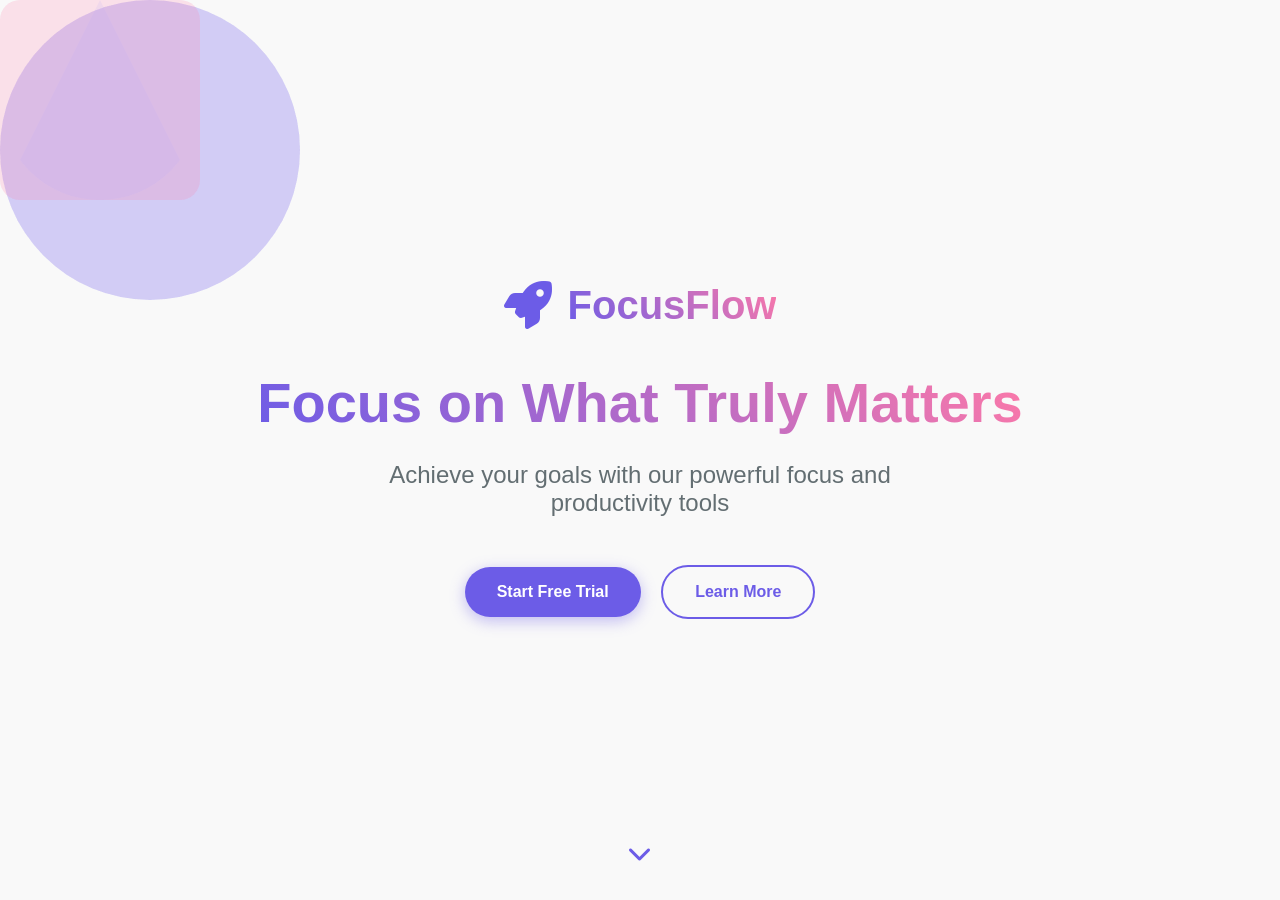
<file: index.html>
<!DOCTYPE html>
<html lang="en">
<head>
    <meta charset="UTF-8">
    <meta name="viewport" content="width=device-width, initial-scale=1.0">
    <title>FocusFlow - Achieve Your Goals</title>
    <link rel="stylesheet" href="https://cdnjs.cloudflare.com/ajax/libs/font-awesome/6.4.0/css/all.min.css">
    <link rel="stylesheet" href="css/login.css">
</head>
<body>
    <!-- Landing Page -->
    <div id="landing-page" class="page active">
        <div class="hero">
            <div class="bg-elements">
                <div class="circle"></div>
                <div class="circle"></div>
                <div class="circle"></div>
                <div class="square"></div>
                <div class="square"></div>
                <div class="triangle"></div>
            </div>
            
            <div class="logo">
                <i class="fas fa-rocket"></i>
                <h1>FocusFlow</h1>
            </div>
            
            <div class="hero-content">
                <h2 class="hero-title">Focus on What Truly Matters</h2>
                <p class="hero-subtitle">Achieve your goals with our powerful focus and productivity tools</p>
                
                <div class="cta-buttons">
                    <a id="start-trial-btn" class="btn btn-primary pulse-animation">Start Free Trial</a>
                    <a href="#" class="btn btn-secondary">Learn More</a>
                </div>
            </div>
            
            <div class="scroll-indicator bounce">
                <i class="fas fa-chevron-down"></i>
            </div>
        </div>
    </div>

    <!-- Login Page -->
    <div id="login-page" class="page">
        <div class="auth-container">
            <div class="auth-background">
                <div class="floating-shape shape1"></div>
                <div class="floating-shape shape2"></div>
                <div class="floating-shape shape3"></div>
            </div>
            
            <div class="auth-card">
                <div class="logo">
                    <i class="fas fa-rocket"></i>
                    <h1>FocusFlow</h1>
                </div>
                
                <div class="auth-tabs">
                    <button class="tab-btn active" data-tab="login">Login</button>
                    <button class="tab-btn" data-tab="signup">Sign Up</button>
                </div>
                
                <div class="auth-content">
                    <!-- Login Form -->
                    <form id="login-form" class="auth-form active">
                        <div class="form-group">
                            <label for="login-email">Email</label>
                            <div class="input-with-icon">
                                <i class="fas fa-envelope"></i>
                                <input type="email" id="login-email" placeholder="Enter your email" required>
                            </div>
                        </div>
                        
                        <div class="form-group">
                            <label for="login-password">Password</label>
                            <div class="input-with-icon">
                                <i class="fas fa-lock"></i>
                                <input type="password" id="login-password" placeholder="Enter your password" required>
                                <i class="fas fa-eye toggle-password"></i>
                            </div>
                            <a href="#" class="forgot-password">Forgot password?</a>
                        </div>
                        
                        <button type="submit" class="btn btn-primary btn-auth pulse-animation">
                            <i class="fas fa-sign-in-alt"></i> Login
                        </button>
                        
                        <div class="divider">
                            <span>or continue with</span>
                        </div>
                        
                        <div class="social-auth">
                            <button type="button" class="btn btn-google">
                                <i class="fab fa-google"></i> Google
                            </button>
                            <button type="button" class="btn btn-apple">
                                <i class="fab fa-apple"></i> Apple
                            </button>
                        </div>
                    </form>
                    
                    <!-- Signup Form -->
                    <form id="signup-form" class="auth-form">
                        <div class="form-group">
                            <label for="signup-name">Full Name</label>
                            <div class="input-with-icon">
                                <i class="fas fa-user"></i>
                                <input type="text" id="signup-name" placeholder="Enter your full name" required>
                            </div>
                        </div>
                        
                        <div class="form-group">
                            <label for="signup-email">Email</label>
                            <div class="input-with-icon">
                                <i class="fas fa-envelope"></i>
                                <input type="email" id="signup-email" placeholder="Enter your email" required>
                            </div>
                        </div>
                        
                        <div class="form-group">
                            <label for="signup-password">Password</label>
                            <div class="input-with-icon">
                                <i class="fas fa-lock"></i>
                                <input type="password" id="signup-password" placeholder="Create a password" required>
                                <i class="fas fa-eye toggle-password"></i>
                            </div>
                            <div class="password-strength">
                                <div class="strength-bar"></div>
                                <span class="strength-text">Password strength: weak</span>
                            </div>
                        </div>
                        
                        <div class="form-group terms">
                            <input type="checkbox" id="terms" required>
                            <label for="terms">I agree to the <a href="#">Terms of Service</a> and <a href="#">Privacy Policy</a></label>
                        </div>
                        
                        <button type="submit" class="btn btn-primary btn-auth pulse-animation">
                            <i class="fas fa-user-plus"></i> Create Account
                        </button>
                    </form>
                </div>
            </div>
        </div>
    </div>

    <script src="js/login.js"></script>
</body>
</html>
</file>
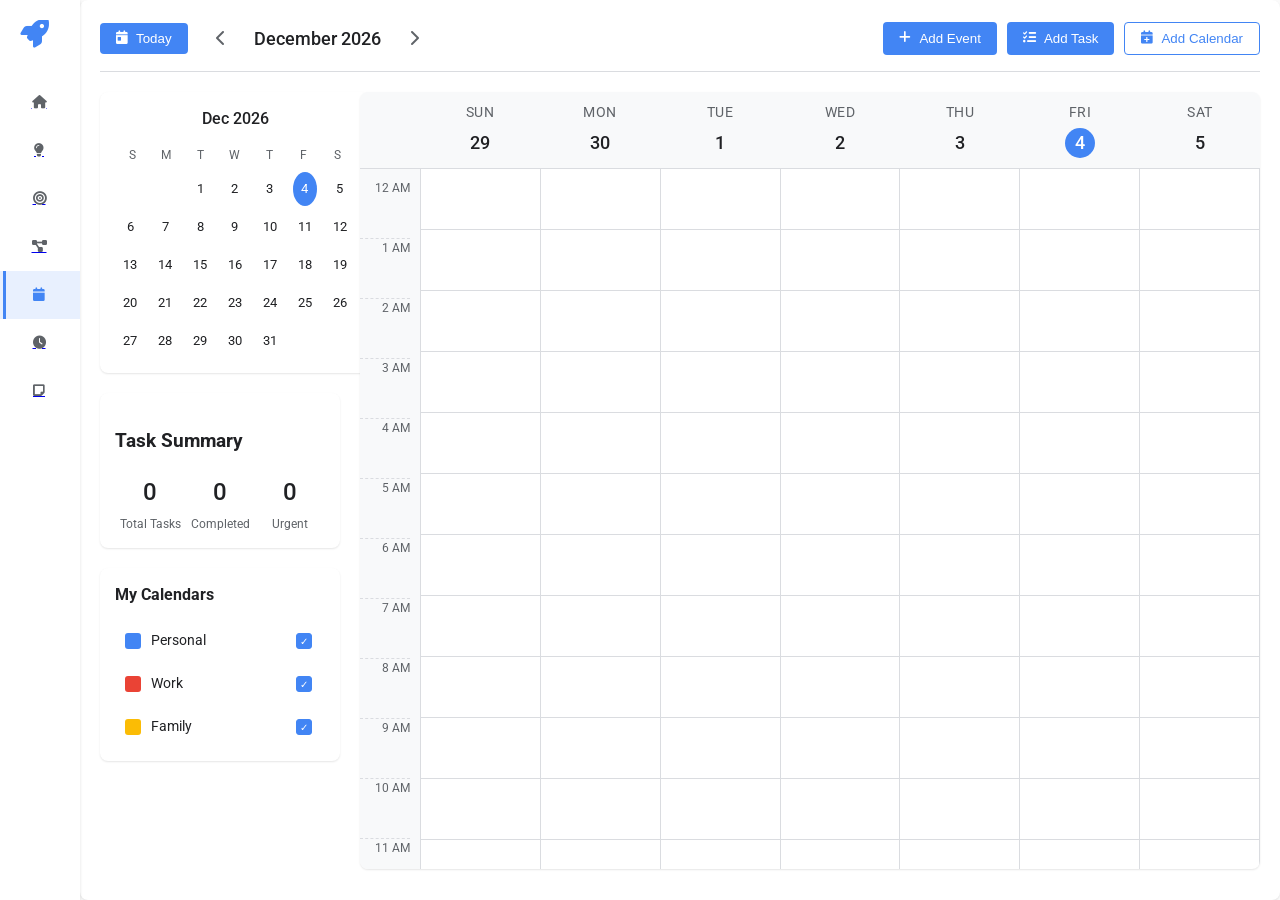
<file: pages/calendar.html>
<!DOCTYPE html>
<html lang="en">
<head>
    <meta charset="UTF-8">
    <meta name="viewport" content="width=device-width, initial-scale=1.0">
    <title>Enhanced Calendar App</title>
    <link rel="stylesheet" href="../css/calendar.css">
    <link rel="stylesheet" href="../css/navigation.css">
    <link href="https://fonts.googleapis.com/css2?family=Roboto:wght@300;400;500;700&display=swap" rel="stylesheet">
    <link rel="stylesheet" href="https://cdnjs.cloudflare.com/ajax/libs/font-awesome/6.0.0-beta3/css/all.min.css">
</head>
<body>
    <div class="page">
        <!-- Navigation Sidebar -->
        <div class="sidebar">
            <div class="logo">
                <i class="fas fa-rocket"></i>
                <h1>FocusFlow</h1>
            </div>
            <a href="../pages/home.html"><button class="nav-button" data-page="home">
                <i class="fas fa-home nav-icon"></i>
                <span class="nav-label">Home</span>
            </button></a>
            
            <a href="../pages/idea.html"><button class="nav-button" data-page="idea">
                <i class="fas fa-lightbulb nav-icon"></i>
                <span class="nav-label">Idea</span>
            </button></a>
            
            <a href="../pages/goal.html"><button class="nav-button" data-page="goal">
                <i class="fas fa-bullseye nav-icon"></i>
                <span class="nav-label">Goal</span>
            </button></a>
            
            <a href="../pages/planner.html"><button class="nav-button" data-page="planner">
                <i class="fas fa-project-diagram nav-icon"></i>
                <span class="nav-label">Planner</span>
            </button></a>
            
            <a href="../pages/calendar.html"><button class="nav-button active" data-page="calendar">
                <i class="fas fa-calendar nav-icon"></i>
                <span class="nav-label">Calendar</span>
            </button></a>
            
            <a href="../pages/pomodoro.html"><button class="nav-button" data-page="pomodoro">
                <i class="fas fa-clock nav-icon"></i>
                <span class="nav-label">Pomodoro</span>
            </button></a>
            
            <a href="../pages/notes.html"><button class="nav-button" data-page="notes">
                <i class="fas fa-sticky-note nav-icon"></i>
                <span class="nav-label">Notes</span>
            </button></a>
        </nav>
        </div>

        <!-- Main Content Area -->
        <div class="main-content">
            <!-- Calendar Header -->
            <div class="calendar-header">
                <div class="date-navigation">
                    <button id="today-button" class="today-button">
                        <i class="fas fa-calendar-day"></i> Today
                    </button>
                    <button id="prev-week" class="nav-arrow" aria-label="Previous week">
                        <i class="fas fa-chevron-left"></i>
                    </button>
                    <div id="current-date" class="current-date">March 2025</div>
                    <button id="next-week" class="nav-arrow" aria-label="Next week">
                        <i class="fas fa-chevron-right"></i>
                    </button>
                </div>
                
                <div class="action-buttons">
                    <button id="add-event-button" class="primary-button">
                        <i class="fas fa-plus"></i> Add Event
                    </button>
                    <button id="add-task-button" class="primary-button">
                        <i class="fas fa-tasks"></i> Add Task
                    </button>
                    <button id="add-calendar-button" class="secondary-button">
                        <i class="fas fa-calendar-plus"></i> Add Calendar
                    </button>
                </div>
            </div>

            <!-- Calendar Views -->
            <div class="calendar-views">
                <!-- Left Column (Month View + Calendar List) -->
                <div class="calendar-sidebar">
                    <!-- Mini Month View -->
                    <div class="mini-month-view">
                        <div class="month-header">
                            <span id="mini-month-name">Mar 2025</span>
                        </div>
                        <div class="weekdays">
                            <span>S</span><span>M</span><span>T</span><span>W</span><span>T</span><span>F</span><span>S</span>
                        </div>
                        <div class="days-grid" id="mini-days-grid">
                            <!-- Days will be populated by JavaScript -->
                        </div>
                    </div>
                
                    <!-- Task Summary -->
                    <div class="task-summary-container">
                        <h3>Task Summary</h3>
                        <div class="task-summary">
                            <div class="task-summary-item">
                                <span class="task-count" id="total-tasks">0</span>
                                <span class="task-label">Total Tasks</span>
                            </div>
                            <div class="task-summary-item">
                                <span class="task-count" id="completed-tasks">0</span>
                                <span class="task-label">Completed</span>
                            </div>
                            <div class="task-summary-item">
                                <span class="task-count" id="urgent-tasks">0</span>
                                <span class="task-label">Urgent</span>
                            </div>
                        </div>
                    </div>
                    
                    <!-- Calendar List -->
                    <div class="calendar-list-container">
                        <h3>My Calendars</h3>
                        <div id="saved-calendars" class="saved-calendars">
                            <!-- Calendars will be populated here by JavaScript -->
                        </div>
                    </div>
                </div>

                <!-- Main Week View -->
                <div class="week-view-container">
                    <div class="week-header">
                        <div class="separator"></div>
                        <!-- Day headers will be populated by JavaScript -->
                    </div>
                    
                    <div class="week-grid">
                        <div class="hours-column">
                            <!-- Hour labels will be populated by JavaScript -->
                        </div>
                        
                        <div class="days-columns" id="days-columns">
                            <!-- Event containers will be populated here by JavaScript -->
                        </div>
                    </div>
                </div>
            </div>
        </div>
    </div>

    <!-- Event Popup -->
    <div id="event-popup" class="popup" aria-hidden="true" aria-modal="true" role="dialog">
        <div class="popup-content">
            <div class="popup-header">
                <h3 class="popup-title" id="event-popup-title">Add New Event</h3>
                <button class="close-popup" id="close-event-popup">&times;</button>
            </div>
            <div class="popup-body">
                <div class="form-group">
                    <label for="event-title">Event Title*</label>
                    <input type="text" id="event-title" class="form-control" placeholder="Enter event title" required>
                    <div class="error-message" id="event-title-error"></div>
                </div>
                
                <div class="form-group">
                    <label for="event-description">Description</label>
                    <textarea id="event-description" class="form-control" placeholder="Enter description (optional)"></textarea>
                </div>
                
                <div class="form-group">
                    <label>Days*</label>
                    <div class="day-selection">
                        <div class="day-option" data-day="SUN">S</div>
                        <div class="day-option" data-day="MON">M</div>
                        <div class="day-option" data-day="TUE">T</div>
                        <div class="day-option" data-day="WED">W</div>
                        <div class="day-option" data-day="THU">T</div>
                        <div class="day-option" data-day="FRI">F</div>
                        <div class="day-option" data-day="SAT">S</div>
                    </div>
                    <div class="error-message" id="event-days-error"></div>
                </div>
                
                <div class="form-group">
                    <label>Frequency</label>
                    <div class="frequency-options">
                        <div class="frequency-option selected" data-frequency="none">None</div>
                        <div class="frequency-option" data-frequency="daily">Daily</div>
                        <div class="frequency-option" data-frequency="weekly">Weekly</div>
                        <div class="frequency-option" data-frequency="monthly">Monthly</div>
                    </div>
                </div>
                
                <div class="form-group">
                    <label>Time*</label>
                    <div class="time-picker">
                        <div class="time-input">
                            <label for="event-start-time">From</label>
                            <input type="time" id="event-start-time" class="form-control" value="09:00" required>
                        </div>
                        <div class="time-input">
                            <label for="event-end-time">To</label>
                            <input type="time" id="event-end-time" class="form-control" value="10:00" required>
                        </div>
                    </div>
                    <div class="error-message" id="event-time-error"></div>
                </div>
                
                <div class="form-group">
                    <label for="event-calendar">Calendar*</label>
                    <select id="event-calendar" class="form-control" required>
                        <!-- Options will be populated by JavaScript -->
                    </select>
                </div>
                
                <button id="set-reminder" class="btn">
                    <i class="fas fa-bell"></i> Set Reminder
                </button>
                
                <div id="event-reminders-list" class="reminders-list">
                    <!-- Reminders will be added here -->
                </div>
            </div>
            <div class="popup-footer">
                <button id="cancel-event" class="btn btn-secondary">Cancel</button>
                <button id="save-event" class="btn btn-primary">Save Event</button>
            </div>
        </div>
    </div>

    <!-- Task Popup -->
    <div id="task-popup" class="popup" aria-hidden="true" aria-modal="true" role="dialog">
        <div class="popup-content">
            <div class="popup-header">
                <h3 class="popup-title" id="task-popup-title">Add New Task</h3>
                <button class="close-popup" id="close-task-popup">&times;</button>
            </div>
            <div class="popup-body">
                <div class="form-group">
                    <label for="task-title">Task Title*</label>
                    <input type="text" id="task-title" class="form-control" placeholder="Enter task title" required>
                    <div class="error-message" id="task-title-error"></div>
                </div>
                
                <div class="form-group">
                    <label for="task-description">Description</label>
                    <textarea id="task-description" class="form-control" placeholder="Enter description (optional)"></textarea>
                </div>
                
                <div class="form-row">
                    <div class="form-group">
                        <label for="task-duration">Estimated Duration (minutes)*</label>
                        <input type="number" id="task-duration" class="form-control" min="5" value="30" required>
                    </div>
                    
                    <div class="form-group">
                        <label for="task-priority">Priority*</label>
                        <select id="task-priority" class="form-control" required>
                            <option value="low">Low</option>
                            <option value="medium" selected>Medium</option>
                            <option value="high">High</option>
                            <option value="urgent">Urgent</option>
                        </select>
                    </div>
                </div>
                
                <div class="form-group">
                    <label for="task-deadline">Deadline*</label>
                    <div class="deadline-input">
                        <input type="date" id="task-deadline-date" class="form-control" required>
                        <input type="time" id="task-deadline-time" class="form-control" value="17:00" required>
                    </div>
                </div>
                
                <div class="form-group">
                    <label for="task-calendar">Calendar*</label>
                    <select id="task-calendar" class="form-control" required>
                        <!-- Options will be populated by JavaScript -->
                    </select>
                </div>
                
                <div class="form-group">
                    <button id="set-task-reminder" class="btn">
                        <i class="fas fa-bell"></i> Set Reminder
                    </button>
                    <div id="task-reminders-list" class="reminders-list">
                        <!-- Reminders will be added here -->
                    </div>
                </div>
            </div>
            <div class="popup-footer">
                <button id="cancel-task" class="btn btn-secondary">Cancel</button>
                <button id="save-task" class="btn btn-primary">Save Task</button>
            </div>
        </div>
    </div>

    <!-- Calendar Popup -->
    <div id="calendar-popup" class="popup" aria-hidden="true" aria-modal="true" role="dialog">
        <div class="popup-content">
            <div class="popup-header">
                <h3 class="popup-title" id="calendar-popup-title">Add New Calendar</h3>
                <button class="close-popup" id="close-calendar-popup" aria-label="Close popup">
                    <i class="fas fa-times"></i>
                </button>
            </div>
            <div class="popup-body">
                <div class="form-group">
                    <label for="calendar-name">Calendar Name*</label>
                    <input type="text" id="calendar-name" class="form-control" placeholder="Enter calendar name" required>
                    <div class="error-message" id="calendar-name-error"></div>
                </div>
                
                <div class="form-group">
                    <label for="calendar-color">Color*</label>
                    <input type="color" id="calendar-color" class="form-control" value="#4285F4" required>
                </div>
            </div>
            <div class="popup-footer">
                <button id="cancel-calendar" class="btn btn-secondary">Cancel</button>
                <button id="save-calendar" class="btn btn-primary">Save Calendar</button>
                <button id="delete-calendar" class="btn btn-danger" style="display: none;">Delete Calendar</button>
            </div>
        </div>
    </div>

    <!-- Reminder Popup -->
    <div id="reminder-popup" class="popup" aria-hidden="true" aria-modal="true" role="dialog">
        <div class="popup-content">
            <div class="popup-header">
                <h3 class="popup-title">Set Reminder</h3>
                <button class="close-popup" id="close-reminder-popup" aria-label="Close popup">
                    <i class="fas fa-times"></i>
                </button>
            </div>
            <div class="popup-body">
                <div class="reminder-event-info">
                    <div id="event-title-display" class="reminder-title">Reminder for: <span></span></div>
                    <div id="event-time-display" class="reminder-time"></div>
                </div>
                
                <div class="form-group">
                    <label>When to remind</label>
                    <div class="reminder-options">
                        <div class="reminder-option-card active" data-minutes="0">At time of event</div>
                        <div class="reminder-option-card" data-minutes="5">5 minutes before</div>
                        <div class="reminder-option-card" data-minutes="15">15 minutes before</div>
                        <div class="reminder-option-card" data-minutes="30">30 minutes before</div>
                        <div class="reminder-option-card" data-minutes="60">1 hour before</div>
                        <div class="reminder-option-card" data-minutes="1440">1 day before</div>
                    </div>
                </div>
                
                <div class="form-group">
                    <label>Reminder Method*</label>
                    <div class="method-options">
                        <div class="method-card active" data-method="notification">
                            <i class="fas fa-desktop"></i> Desktop Notification
                        </div>
                        <div class="method-card" data-method="email">
                            <i class="fas fa-envelope"></i> Email
                        </div>
                        <div class="method-card" data-method="whatsapp">
                            <i class="fab fa-whatsapp"></i> WhatsApp
                        </div>
                    </div>
                    <div class="error-message" id="reminder-method-error"></div>
                </div>
                
                <div id="whatsapp-fields" class="form-group" style="display: none;">
                    <label for="whatsapp-number">WhatsApp Number*</label>
                    <div class="phone-input">
                      <div class="country-search-container">
                        <input type="text" id="country-code-search" class="form-control" placeholder="Search country...">
                        <div id="country-results" class="country-results"></div>
                        <input type="hidden" id="selected-country-code">
                        
                        <!-- Hidden select with all country options -->
                        <select id="country-code" class="country-code" style="display: none;">
                          <option value="+93">Afghanistan (+93)</option>
                          <option value="+355">Albania (+355)</option>
                          <option value="+213">Algeria (+213)</option>
                          <option value="+1-684">American Samoa (+1-684)</option>
                          <option value="+376">Andorra (+376)</option>
                          <option value="+244">Angola (+244)</option>
                          <option value="+1-264">Anguilla (+1-264)</option>
                          <option value="+672">Antarctica (+672)</option>
                          <option value="+1-268">Antigua and Barbuda (+1-268)</option>
                          <option value="+54">Argentina (+54)</option>
                          <option value="+374">Armenia (+374)</option>
                          <option value="+297">Aruba (+297)</option>
                          <option value="+61">Australia (+61)</option>
                          <option value="+43">Austria (+43)</option>
                          <option value="+994">Azerbaijan (+994)</option>
                          <option value="+1-242">Bahamas (+1-242)</option>
                          <option value="+973">Bahrain (+973)</option>
                          <option value="+880">Bangladesh (+880)</option>
                          <option value="+1-246">Barbados (+1-246)</option>
                          <option value="+375">Belarus (+375)</option>
                          <option value="+32">Belgium (+32)</option>
                          <option value="+501">Belize (+501)</option>
                          <option value="+229">Benin (+229)</option>
                          <option value="+1-441">Bermuda (+1-441)</option>
                          <option value="+975">Bhutan (+975)</option>
                          <option value="+591">Bolivia (+591)</option>
                          <option value="+387">Bosnia and Herzegovina (+387)</option>
                          <option value="+267">Botswana (+267)</option>
                          <option value="+55">Brazil (+55)</option>
                          <option value="+246">British Indian Ocean Territory (+246)</option>
                          <option value="+1-284">British Virgin Islands (+1-284)</option>
                          <option value="+673">Brunei (+673)</option>
                          <option value="+359">Bulgaria (+359)</option>
                          <option value="+226">Burkina Faso (+226)</option>
                          <option value="+257">Burundi (+257)</option>
                          <option value="+855">Cambodia (+855)</option>
                          <option value="+237">Cameroon (+237)</option>
                          <option value="+1">Canada (+1)</option>
                          <option value="+238">Cape Verde (+238)</option>
                          <option value="+1-345">Cayman Islands (+1-345)</option>
                          <option value="+236">Central African Republic (+236)</option>
                          <option value="+235">Chad (+235)</option>
                          <option value="+56">Chile (+56)</option>
                          <option value="+86">China (+86)</option>
                          <option value="+61">Christmas Island (+61)</option>
                          <option value="+61">Cocos Islands (+61)</option>
                          <option value="+57">Colombia (+57)</option>
                          <option value="+269">Comoros (+269)</option>
                          <option value="+682">Cook Islands (+682)</option>
                          <option value="+506">Costa Rica (+506)</option>
                          <option value="+385">Croatia (+385)</option>
                          <option value="+53">Cuba (+53)</option>
                          <option value="+599">Curacao (+599)</option>
                          <option value="+357">Cyprus (+357)</option>
                          <option value="+420">Czech Republic (+420)</option>
                          <option value="+243">Democratic Republic of the Congo (+243)</option>
                          <option value="+45">Denmark (+45)</option>
                          <option value="+253">Djibouti (+253)</option>
                          <option value="+1-767">Dominica (+1-767)</option>
                          <option value="+1-809">Dominican Republic (+1-809)</option>
                          <option value="+1-829">Dominican Republic (+1-829)</option>
                          <option value="+1-849">Dominican Republic (+1-849)</option>
                          <option value="+670">East Timor (+670)</option>
                          <option value="+593">Ecuador (+593)</option>
                          <option value="+20">Egypt (+20)</option>
                          <option value="+503">El Salvador (+503)</option>
                          <option value="+240">Equatorial Guinea (+240)</option>
                          <option value="+291">Eritrea (+291)</option>
                          <option value="+372">Estonia (+372)</option>
                          <option value="+251">Ethiopia (+251)</option>
                          <option value="+500">Falkland Islands (+500)</option>
                          <option value="+298">Faroe Islands (+298)</option>
                          <option value="+679">Fiji (+679)</option>
                          <option value="+358">Finland (+358)</option>
                          <option value="+33">France (+33)</option>
                          <option value="+689">French Polynesia (+689)</option>
                          <option value="+241">Gabon (+241)</option>
                          <option value="+220">Gambia (+220)</option>
                          <option value="+995">Georgia (+995)</option>
                          <option value="+49">Germany (+49)</option>
                          <option value="+233">Ghana (+233)</option>
                          <option value="+350">Gibraltar (+350)</option>
                          <option value="+30">Greece (+30)</option>
                          <option value="+299">Greenland (+299)</option>
                          <option value="+1-473">Grenada (+1-473)</option>
                          <option value="+1-671">Guam (+1-671)</option>
                          <option value="+502">Guatemala (+502)</option>
                          <option value="+44-1481">Guernsey (+44-1481)</option>
                          <option value="+224">Guinea (+224)</option>
                          <option value="+245">Guinea-Bissau (+245)</option>
                          <option value="+592">Guyana (+592)</option>
                          <option value="+509">Haiti (+509)</option>
                          <option value="+504">Honduras (+504)</option>
                          <option value="+852">Hong Kong (+852)</option>
                          <option value="+36">Hungary (+36)</option>
                          <option value="+354">Iceland (+354)</option>
                          <option value="+91">India (+91)</option>
                          <option value="+62">Indonesia (+62)</option>
                          <option value="+98">Iran (+98)</option>
                          <option value="+964">Iraq (+964)</option>
                          <option value="+353">Ireland (+353)</option>
                          <option value="+44-1624">Isle of Man (+44-1624)</option>
                          <option value="+972">Israel (+972)</option>
                          <option value="+39">Italy (+39)</option>
                          <option value="+225">Ivory Coast (+225)</option>
                          <option value="+1-876">Jamaica (+1-876)</option>
                          <option value="+81">Japan (+81)</option>
                          <option value="+44-1534">Jersey (+44-1534)</option>
                          <option value="+962">Jordan (+962)</option>
                          <option value="+7">Kazakhstan (+7)</option>
                          <option value="+254">Kenya (+254)</option>
                          <option value="+686">Kiribati (+686)</option>
                          <option value="+383">Kosovo (+383)</option>
                          <option value="+965">Kuwait (+965)</option>
                          <option value="+996">Kyrgyzstan (+996)</option>
                          <option value="+856">Laos (+856)</option>
                          <option value="+371">Latvia (+371)</option>
                          <option value="+961">Lebanon (+961)</option>
                          <option value="+266">Lesotho (+266)</option>
                          <option value="+231">Liberia (+231)</option>
                          <option value="+218">Libya (+218)</option>
                          <option value="+423">Liechtenstein (+423)</option>
                          <option value="+370">Lithuania (+370)</option>
                          <option value="+352">Luxembourg (+352)</option>
                          <option value="+853">Macau (+853)</option>
                          <option value="+389">Macedonia (+389)</option>
                          <option value="+261">Madagascar (+261)</option>
                          <option value="+265">Malawi (+265)</option>
                          <option value="+60">Malaysia (+60)</option>
                          <option value="+960">Maldives (+960)</option>
                          <option value="+223">Mali (+223)</option>
                          <option value="+356">Malta (+356)</option>
                          <option value="+692">Marshall Islands (+692)</option>
                          <option value="+222">Mauritania (+222)</option>
                          <option value="+230">Mauritius (+230)</option>
                          <option value="+262">Mayotte (+262)</option>
                          <option value="+52">Mexico (+52)</option>
                          <option value="+691">Micronesia (+691)</option>
                          <option value="+373">Moldova (+373)</option>
                          <option value="+377">Monaco (+377)</option>
                          <option value="+976">Mongolia (+976)</option>
                          <option value="+382">Montenegro (+382)</option>
                          <option value="+1-664">Montserrat (+1-664)</option>
                          <option value="+212">Morocco (+212)</option>
                          <option value="+258">Mozambique (+258)</option>
                          <option value="+95">Myanmar (+95)</option>
                          <option value="+264">Namibia (+264)</option>
                          <option value="+674">Nauru (+674)</option>
                          <option value="+977">Nepal (+977)</option>
                          <option value="+31">Netherlands (+31)</option>
                          <option value="+687">New Caledonia (+687)</option>
                          <option value="+64">New Zealand (+64)</option>
                          <option value="+505">Nicaragua (+505)</option>
                          <option value="+227">Niger (+227)</option>
                          <option value="+234">Nigeria (+234)</option>
                          <option value="+683">Niue (+683)</option>
                          <option value="+672">Norfolk Island (+672)</option>
                          <option value="+850">North Korea (+850)</option>
                          <option value="+1-670">Northern Mariana Islands (+1-670)</option>
                          <option value="+47">Norway (+47)</option>
                          <option value="+968">Oman (+968)</option>
                          <option value="+92">Pakistan (+92)</option>
                          <option value="+680">Palau (+680)</option>
                          <option value="+970">Palestine (+970)</option>
                          <option value="+507">Panama (+507)</option>
                          <option value="+675">Papua New Guinea (+675)</option>
                          <option value="+595">Paraguay (+595)</option>
                          <option value="+51">Peru (+51)</option>
                          <option value="+63">Philippines (+63)</option>
                          <option value="+64">Pitcairn (+64)</option>
                          <option value="+48">Poland (+48)</option>
                          <option value="+351">Portugal (+351)</option>
                          <option value="+1-787">Puerto Rico (+1-787)</option>
                          <option value="+1-939">Puerto Rico (+1-939)</option>
                          <option value="+974">Qatar (+974)</option>
                          <option value="+242">Republic of the Congo (+242)</option>
                          <option value="+262">Reunion (+262)</option>
                          <option value="+40">Romania (+40)</option>
                          <option value="+7">Russia (+7)</option>
                          <option value="+250">Rwanda (+250)</option>
                          <option value="+590">Saint Barthelemy (+590)</option>
                          <option value="+290">Saint Helena (+290)</option>
                          <option value="+1-869">Saint Kitts and Nevis (+1-869)</option>
                          <option value="+1-758">Saint Lucia (+1-758)</option>
                          <option value="+590">Saint Martin (+590)</option>
                          <option value="+508">Saint Pierre and Miquelon (+508)</option>
                          <option value="+1-784">Saint Vincent and the Grenadines (+1-784)</option>
                          <option value="+685">Samoa (+685)</option>
                          <option value="+378">San Marino (+378)</option>
                          <option value="+239">Sao Tome and Principe (+239)</option>
                          <option value="+966">Saudi Arabia (+966)</option>
                          <option value="+221">Senegal (+221)</option>
                          <option value="+381">Serbia (+381)</option>
                          <option value="+248">Seychelles (+248)</option>
                          <option value="+232">Sierra Leone (+232)</option>
                          <option value="+65">Singapore (+65)</option>
                          <option value="+1-721">Sint Maarten (+1-721)</option>
                          <option value="+421">Slovakia (+421)</option>
                          <option value="+386">Slovenia (+386)</option>
                          <option value="+677">Solomon Islands (+677)</option>
                          <option value="+252">Somalia (+252)</option>
                          <option value="+27">South Africa (+27)</option>
                          <option value="+82">South Korea (+82)</option>
                          <option value="+211">South Sudan (+211)</option>
                          <option value="+34">Spain (+34)</option>
                          <option value="+94">Sri Lanka (+94)</option>
                          <option value="+249">Sudan (+249)</option>
                          <option value="+597">Suriname (+597)</option>
                          <option value="+268">Swaziland (+268)</option>
                          <option value="+46">Sweden (+46)</option>
                          <option value="+41">Switzerland (+41)</option>
                          <option value="+963">Syria (+963)</option>
                          <option value="+886">Taiwan (+886)</option>
                          <option value="+992">Tajikistan (+992)</option>
                          <option value="+255">Tanzania (+255)</option>
                          <option value="+66">Thailand (+66)</option>
                          <option value="+228">Togo (+228)</option>
                          <option value="+690">Tokelau (+690)</option>
                          <option value="+676">Tonga (+676)</option>
                          <option value="+1-868">Trinidad and Tobago (+1-868)</option>
                          <option value="+216">Tunisia (+216)</option>
                          <option value="+90">Turkey (+90)</option>
                          <option value="+993">Turkmenistan (+993)</option>
                          <option value="+1-649">Turks and Caicos Islands (+1-649)</option>
                          <option value="+688">Tuvalu (+688)</option>
                          <option value="+1-340">U.S. Virgin Islands (+1-340)</option>
                          <option value="+256">Uganda (+256)</option>
                          <option value="+380">Ukraine (+380)</option>
                          <option value="+971">United Arab Emirates (+971)</option>
                          <option value="+44">United Kingdom (+44)</option>
                          <option value="+1">United States (+1)</option>
                          <option value="+598">Uruguay (+598)</option>
                          <option value="+998">Uzbekistan (+998)</option>
                          <option value="+678">Vanuatu (+678)</option>
                          <option value="+379">Vatican (+379)</option>
                          <option value="+58">Venezuela (+58)</option>
                          <option value="+84">Vietnam (+84)</option>
                          <option value="+681">Wallis and Futuna (+681)</option>
                          <option value="+212">Western Sahara (+212)</option>
                          <option value="+967">Yemen (+967)</option>
                          <option value="+260">Zambia (+260)</option>
                          <option value="+263">Zimbabwe (+263)</option>
                        </select>
                      </div>
                      <input type="tel" id="whatsapp-number" class="form-control" placeholder="Phone number">
                    </div>
                    <div class="error-message" id="whatsapp-number-error"></div>
                  </div>
                
                <div id="email-fields" class="form-group" style="display: none;">
                    <label for="email-address">Email Address*</label>
                    <input type="email" id="email-address" class="form-control" placeholder="Enter email">
                    <div class="error-message" id="email-error"></div>
                </div>
            </div>
            <div class="popup-footer">
                <button id="cancel-reminder" class="btn btn-secondary">Cancel</button>
                <button id="save-reminder" class="btn btn-primary">Set Reminder</button>
            </div>
        </div>
    </div>

    <!-- Toast Notification -->
    <div id="toast" class="toast" aria-live="polite"></div>

    <script src="../js/calendar.js"></script>
</body>
</html>
</file>
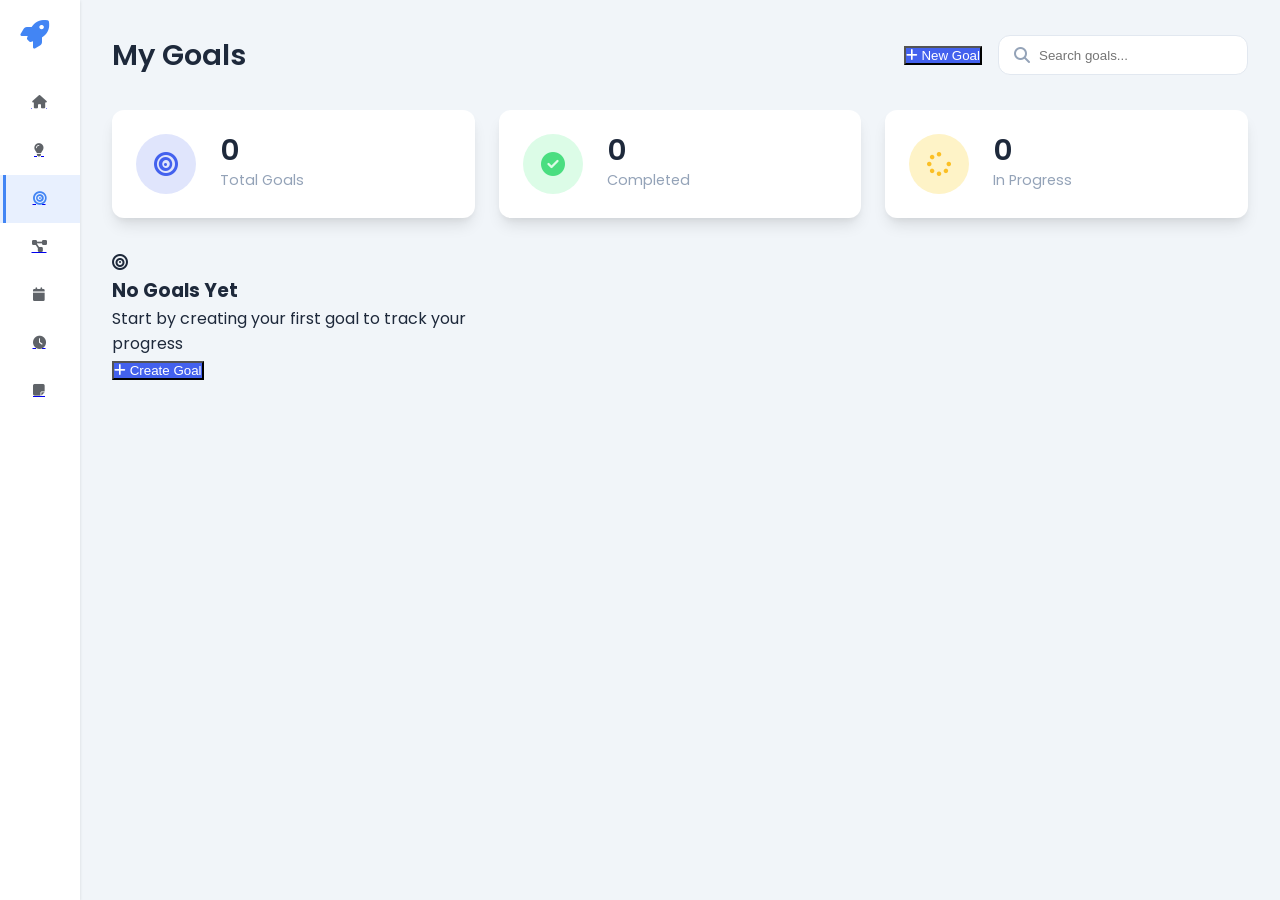
<file: pages/goal.html>
<!DOCTYPE html>
<html lang="en">
<head>
    <meta charset="UTF-8">
    <meta name="viewport" content="width=device-width, initial-scale=1.0">
    <title>VisionTrack - Goal Tracker</title>
    <link rel="stylesheet" href="https://cdnjs.cloudflare.com/ajax/libs/font-awesome/6.4.0/css/all.min.css">
    <link href="https://fonts.googleapis.com/css2?family=Poppins:wght@300;400;500;600;700&display=swap" rel="stylesheet">
    <link href="https://fonts.googleapis.com/css2?family=Playfair+Display:wght@400;500;600;700&display=swap" rel="stylesheet">
    <link rel="stylesheet" href="../css/goal.css">
    <link rel="stylesheet" href="../css/navigation.css">
    
</head>
<body>
    <div class="app-wrapper">
        <!-- Navigation Sidebar -->
        <div id="app-navigation" class="main-nav"></div>

        <div class="app-container">
            <main class="main-content">
                <header>
                    <h2>My Goals</h2>
                    <div class="header-actions">
                        <button id="new-goal-btn" class="btn-primary">
                            <i class="fas fa-plus"></i> New Goal
                        </button>
                        <div class="search-box">
                            <input type="text" placeholder="Search goals...">
                            <i class="fas fa-search"></i>
                        </div>
                    </div>
                </header>

                <section class="goals-dashboard">
                    <div class="stats-cards">
                        <div class="stat-card">
                            <div class="stat-icon blue">
                                <i class="fas fa-bullseye"></i>
                            </div>
                            <div class="stat-info">
                                <h3 id="total-goals">0</h3>
                                <p>Total Goals</p>
                            </div>
                        </div>
                        <div class="stat-card">
                            <div class="stat-icon green">
                                <i class="fas fa-check-circle"></i>
                            </div>
                            <div class="stat-info">
                                <h3 id="completed-goals">0</h3>
                                <p>Completed</p>
                            </div>
                        </div>
                        <div class="stat-card">
                            <div class="stat-icon orange">
                                <i class="fas fa-spinner"></i>
                            </div>
                            <div class="stat-info">
                                <h3 id="in-progress-goals">0</h3>
                                <p>In Progress</p>
                            </div>
                        </div>
                    </div>

                    <div class="goals-list" id="goals-list">
                        <!-- Goals will be inserted here by JavaScript -->
                    </div>
                </section>
            </main>

            <!-- All modals are defined here but hidden by default -->
            <div class="modal" id="goal-details-modal">
                <div class="modal-content">
                    <div class="modal-header">
                        <h3 id="goal-modal-title">Goal Details</h3>
                        <button class="close-modal">&times;</button>
                    </div>
                    <div class="modal-body">
                        <div class="goal-progress-container">
                            <div class="progress-info">
                                <span class="progress-percent">0%</span>
                                <span class="progress-text">Complete</span>
                            </div>
                            <div class="progress-bar">
                                <div class="progress-fill" style="width: 0%"></div>
                            </div>
                        </div>

                        <div class="goal-purpose">
                            <h4>Purpose</h4>
                            <p id="goal-purpose-text">Loading purpose...</p>
                        </div>

                        <div class="stages-container">
                            <h4>Stages</h4>
                            <div class="stages-list" id="stages-list"></div>
                            <button class="btn-secondary add-stage-btn">
                                <i class="fas fa-plus"></i> Add Stage
                            </button>
                        </div>
                    </div>
                    <div class="modal-footer">
                        <button class="btn-secondary" id="save-goal-changes">Save Changes</button>
                        <button class="btn-danger" id="delete-goal-btn">Delete Goal</button>
                    </div>
                </div>
            </div>

            <div class="modal" id="new-goal-modal">
                <div class="modal-content">
                    <div class="modal-header">
                        <h3>Create New Goal</h3>
                        <button class="close-modal">&times;</button>
                    </div>
                    <div class="modal-body">
                        <form id="new-goal-form">
                            <div class="form-group">
                                <label for="goal-title">Goal Title</label>
                                <input type="text" id="goal-title" placeholder="e.g., Learn Spanish" required>
                            </div>
                            <div class="form-group">
                                <label for="goal-purpose">Why is this goal important?</label>
                                <textarea id="goal-purpose" rows="3" placeholder="Describe your motivation..." required></textarea>
                            </div>
                            <div class="form-group">
                                <label>Initial Stages (optional)</label>
                                <div class="stages-input-container" id="stages-input-container"></div>
                                <button type="button" class="btn-text" id="add-another-stage">
                                    <i class="fas fa-plus"></i> Add Another Stage
                                </button>
                            </div>
                        </form>
                    </div>
                    <div class="modal-footer">
                        <button type="button" class="btn-secondary close-modal">Cancel</button>
                        <button type="submit" form="new-goal-form" class="btn-primary">Create Goal</button>
                    </div>
                </div>
            </div>

            <div class="modal" id="new-stage-modal">
                <div class="modal-content">
                    <div class="modal-header">
                        <h3>Add New Stage</h3>
                        <button class="close-modal">&times;</button>
                    </div>
                    <div class="modal-body">
                        <form id="new-stage-form">
                            <div class="form-group">
                                <label for="stage-title">Stage Title</label>
                                <input type="text" id="stage-title" placeholder="e.g., Beginner Level" required>
                            </div>
                            <div class="form-group">
                                <label for="stage-purpose">Why is this stage important?</label>
                                <textarea id="stage-purpose" rows="3" placeholder="Describe the purpose..." required></textarea>
                            </div>
                        </form>
                    </div>
                    <div class="modal-footer">
                        <button type="button" class="btn-secondary close-modal">Cancel</button>
                        <button type="submit" form="new-stage-form" class="btn-primary">Add Stage</button>
                    </div>
                </div>
            </div>

            <div class="modal" id="new-step-modal">
                <div class="modal-content">
                    <div class="modal-header">
                        <h3>Add New Step</h3>
                        <button class="close-modal">&times;</button>
                    </div>
                    <div class="modal-body">
                        <form id="new-step-form">
                            <div class="form-group">
                                <label for="step-title">Step Title</label>
                                <input type="text" id="step-title" placeholder="e.g., Learn basic vocabulary" required>
                            </div>
                            <div class="form-group">
                                <label for="step-purpose">Why is this step important?</label>
                                <textarea id="step-purpose" rows="3" placeholder="Describe the purpose..." required></textarea>
                            </div>
                            <div class="form-group">
                                <label>Tasks (optional)</label>
                                <div class="tasks-input-container" id="tasks-input-container"></div>
                                <button type="button" class="btn-text" id="add-another-task">
                                    <i class="fas fa-plus"></i> Add Another Task
                                </button>
                            </div>
                        </form>
                    </div>
                    <div class="modal-footer">
                        <button type="button" class="btn-secondary close-modal">Cancel</button>
                        <button type="submit" form="new-step-form" class="btn-primary">Add Step</button>
                    </div>
                </div>
            </div>
        </div>
    </div>

    <script src="../js/navigation.js"></script>
    <script src="../js/goal.js"></script>
</body>
</html>
</file>
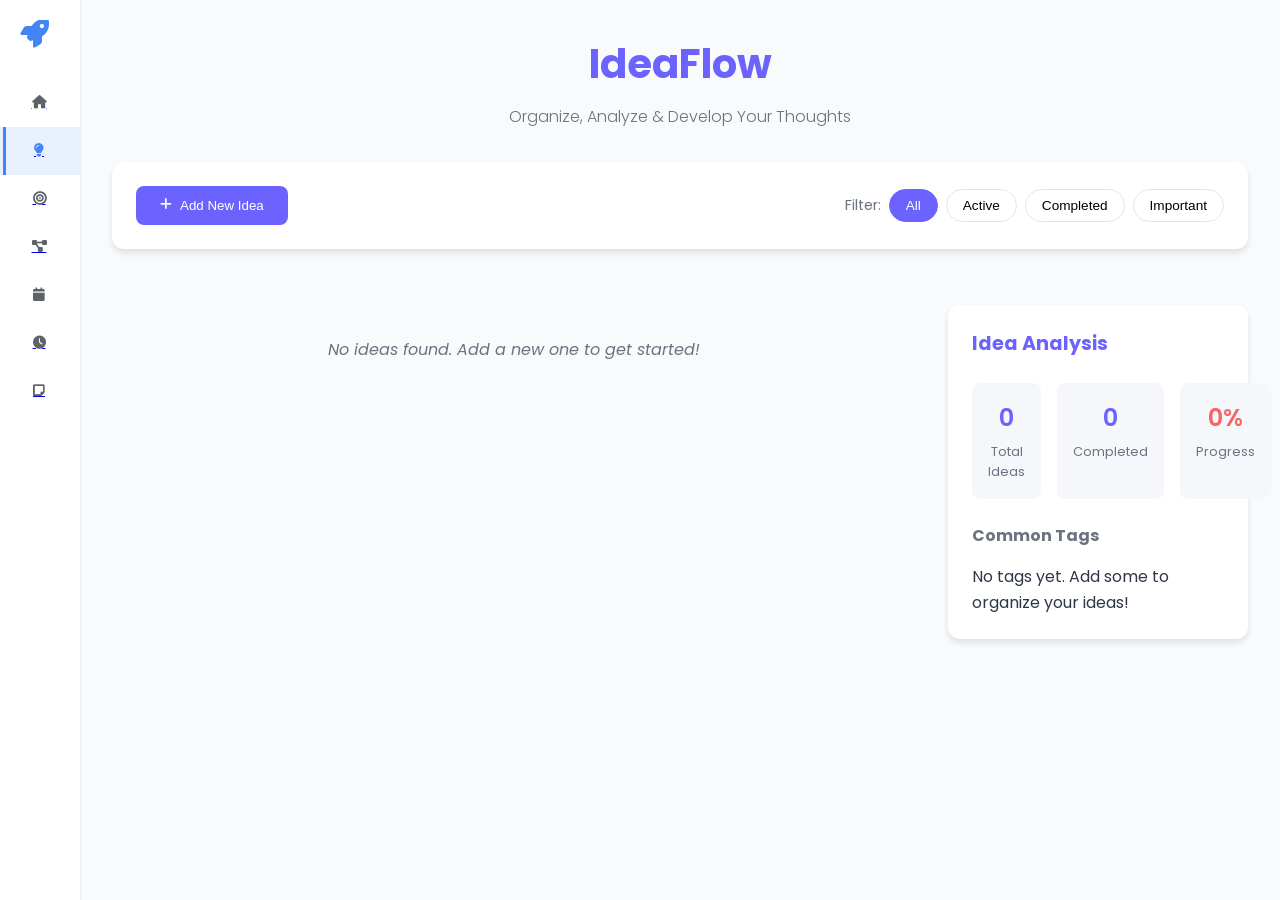
<file: pages/idea.html>
<!DOCTYPE html>
<html lang="en">
<head>
    <meta charset="UTF-8">
    <meta name="viewport" content="width=device-width, initial-scale=1.0">
    <title>IdeaFlow - Thought Management Tool</title>
    <link rel="stylesheet" href="https://cdnjs.cloudflare.com/ajax/libs/font-awesome/6.0.0-beta3/css/all.min.css">
    <link href="https://fonts.googleapis.com/css2?family=Poppins:wght@300;400;500;600;700&display=swap" rel="stylesheet">
    <link rel="stylesheet" href="../css/idea.css">
    <link rel="stylesheet" href="../css/navigation.css">
    
</head>
<body>
    <div class="app-wrapper">
        <!-- Navigation Sidebar -->
        <div id="app-navigation" class="main-nav"></div>

        <!-- Main App Content -->
        <div class="app-container">
            <header class="app-header">
                <h1>IdeaFlow</h1>
                <p class="subtitle">Organize, Analyze & Develop Your Thoughts</p>
            </header>

            <div class="main-content">
                <div class="control-panel">
                    <button id="add-idea-btn" class="primary-btn">
                        <i class="fas fa-plus"></i> Add New Idea
                    </button>
                    <div class="filter-options">
                        <span>Filter:</span>
                        <button class="filter-btn active" data-filter="all">All</button>
                        <button class="filter-btn" data-filter="active">Active</button>
                        <button class="filter-btn" data-filter="completed">Completed</button>
                        <button class="filter-btn" data-filter="important">Important</button>
                    </div>
                </div>

                <div id="idea-container" class="idea-container">
                    <!-- Ideas will be added here dynamically -->
                </div>

                <div class="analysis-panel">
                    <h3>Idea Analysis</h3>
                    <div class="progress-stats">
                        <div class="stat-item">
                            <div class="stat-value" id="total-ideas">0</div>
                            <div class="stat-label">Total Ideas</div>
                        </div>
                        <div class="stat-item">
                            <div class="stat-value" id="completed-ideas">0</div>
                            <div class="stat-label">Completed</div>
                        </div>
                        <div class="stat-item">
                            <div class="stat-value" id="progress-percent">0%</div>
                            <div class="stat-label">Progress</div>
                        </div>
                    </div>
                    <div class="tag-cloud" id="tag-cloud">
                        <h4>Common Tags</h4>
                        <!-- Tags will appear here -->
                    </div>
                </div>
            </div>
        </div>
    </div>

    <script src="../js/navigation.js"></script>
    <script src="../js/idea.js"></script>
</body>
</html>
</file>
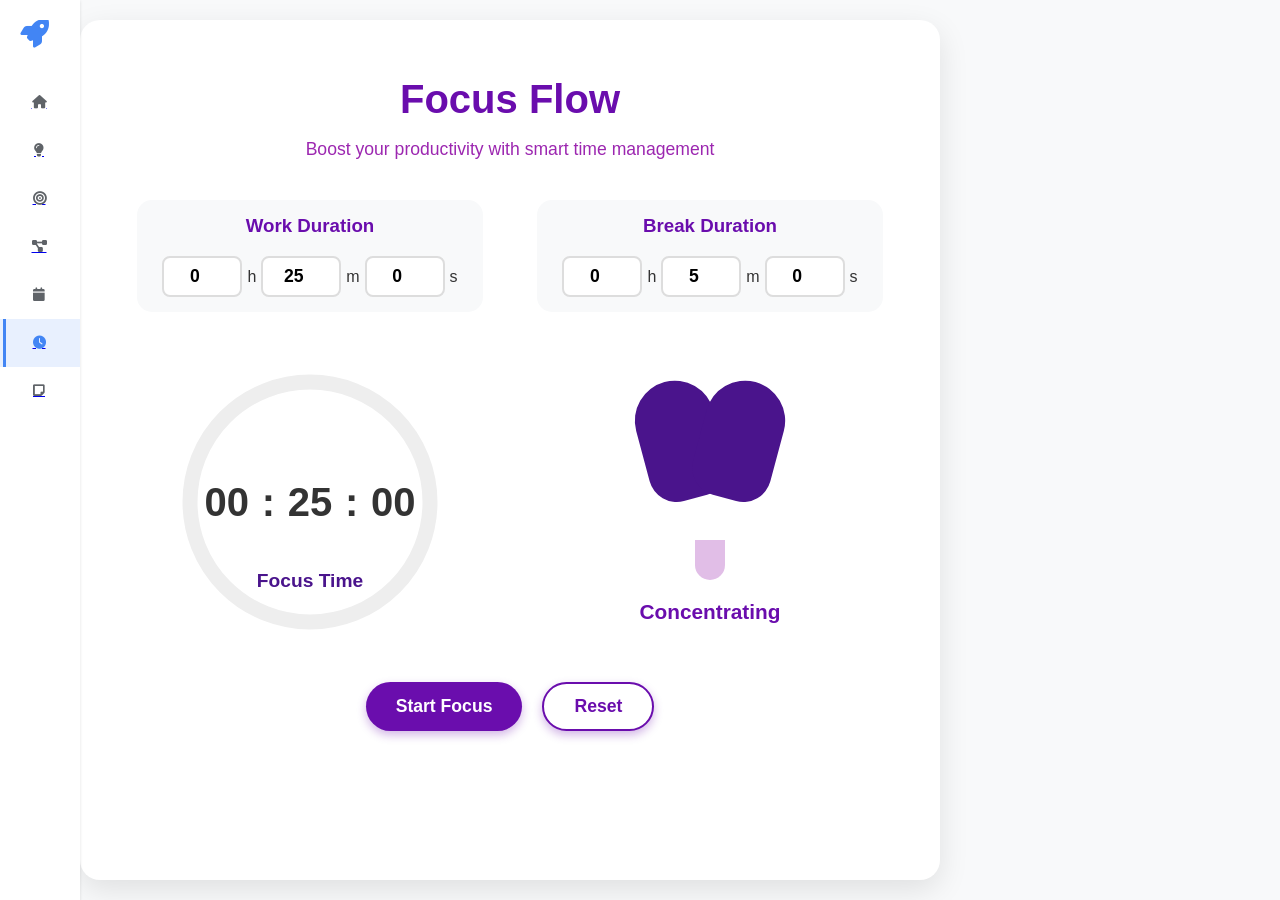
<file: pages/pomodoro.html>
<!DOCTYPE html>
<html lang="en">
<head>
    <meta charset="UTF-8">
    <meta name="viewport" content="width=device-width, initial-scale=1.0">
    <title>FocusFlow - Pomodoro Timer</title>
    <link rel="stylesheet" href="https://cdnjs.cloudflare.com/ajax/libs/font-awesome/6.0.0-beta3/css/all.min.css">
    <link rel="stylesheet" href="../css/pomodoro.css">
    <link rel="stylesheet" href="../css/navigation.css">
</head>
<body>
    <div class="app-wrapper">
        <!-- Navigation Sidebar -->
        <div id="app-navigation" class="main-nav"></div>

        <div class="app-container">
            <header class="header">
                <h1>Focus Flow</h1>
                <p>Boost your productivity with smart time management</p>
            </header>

            <div class="settings-panel">
                <div class="time-setting">
                    <h3>Work Duration</h3>
                    <div class="time-input-group">
                        <input type="number" id="work-hours" min="0" max="23" value="0">
                        <span>h</span>
                        <input type="number" id="work-minutes" min="0" max="59" value="25">
                        <span>m</span>
                        <input type="number" id="work-seconds" min="0" max="59" value="0">
                        <span>s</span>
                    </div>
                </div>

                <div class="time-setting">
                    <h3>Break Duration</h3>
                    <div class="time-input-group">
                        <input type="number" id="break-hours" min="0" max="23" value="0">
                        <span>h</span>
                        <input type="number" id="break-minutes" min="0" max="59" value="5">
                        <span>m</span>
                        <input type="number" id="break-seconds" min="0" max="59" value="0">
                        <span>s</span>
                    </div>
                </div>
            </div>

            <div class="visualization-container">
                <div class="progress-container">
                    <svg class="progress-ring" width="300" height="300">
                        <circle class="progress-ring__background" cx="150" cy="150" r="120"></circle>
                        <circle class="progress-ring__progress" cx="150" cy="150" r="120"></circle>
                    </svg>
                    <div class="time-display" id="timeDisplay">
                        <span class="time-part" id="hours">00</span>:
                        <span class="time-part" id="minutes">00</span>:
                        <span class="time-part" id="seconds">00</span>
                    </div>
                    <div class="mode-indicator" id="modeIndicator">Ready</div>
                </div>

                <div class="brain-container">
                    <div class="brain" id="brainVisualization">
                        <div class="brain-lobe left"></div>
                        <div class="brain-lobe right"></div>
                        <div class="brain-stem"></div>
                    </div>
                    <div class="brain-status" id="brainStatus">Relaxed</div>
                </div>
            </div>

            <div class="controls">
                <button class="control-btn" id="startStopBtn">Start Focus</button>
                <button class="control-btn secondary" id="resetBtn">Reset</button>
            </div>
        </div>
    </div>

    <script src="../js/navigation.js"></script>
    <script src="../js/pomodoro.js"></script>
</body>
</html>
</file>
<file: css/login.css>
:root {
    --primary-color: #6c5ce7;
    --secondary-color: #a29bfe;
    --accent-color: #fd79a8;
    --text-color: #2d3436;
    --light-text: #636e72;
    --bg-color: #f9f9f9;
    --card-bg: #ffffff;
  }
  
  * {
    margin: 0;
    padding: 0;
    box-sizing: border-box;
    font-family: 'Segoe UI', Tahoma, Geneva, Verdana, sans-serif;
  }
  
  body {
    background-color: var(--bg-color);
    color: var(--text-color);
    overflow-x: hidden;
  }
  
  /* Hero Section */
  .hero {
    min-height: 100vh;
    display: flex;
    flex-direction: column;
    align-items: center;
    justify-content: center;
    text-align: center;
    padding: 2rem;
    position: relative;
    overflow: hidden;
  }
  
  /* Logo Styles */
  .logo {
    display: flex;
    align-items: center;
    gap: 1rem;
    margin-bottom: 2.5rem;
    padding: 0 20px;
    z-index: 10;
    animation: fadeInDown 1s ease-out;
  }
  
  .logo i {
    font-size: 3rem;
    color: var(--primary-color);
  }
  
  .logo h1 {
    font-size: 2.5rem;
    font-weight: 700;
    color: var(--text-color);
    background: linear-gradient(45deg, var(--primary-color), var(--accent-color));
    -webkit-background-clip: text;
    background-clip: text;
    color: transparent;
  }
  
  /* Hero Content */
  .hero-content {
    max-width: 800px;
    margin: 0 auto;
    z-index: 10;
    animation: fadeInUp 1s ease-out 0.3s both;
  }
  
  .hero-title {
    font-size: 3.5rem;
    margin-bottom: 1.5rem;
    line-height: 1.2;
    background: linear-gradient(45deg, var(--primary-color), var(--accent-color));
    -webkit-background-clip: text;
    background-clip: text;
    color: transparent;
  }
  
  .hero-subtitle {
    font-size: 1.5rem;
    color: var(--light-text);
    margin-bottom: 3rem;
    max-width: 600px;
    margin-left: auto;
    margin-right: auto;
  }
  
  /* Buttons */
  .btn {
    display: inline-block;
    padding: 1rem 2rem;
    border-radius: 50px;
    font-weight: 600;
    text-decoration: none;
    transition: all 0.3s ease;
    margin: 0 0.5rem;
  }
  
  .btn-primary {
    background-color: var(--primary-color);
    color: white;
    box-shadow: 0 4px 15px rgba(108, 92, 231, 0.4);
  }
  
  .btn-primary:hover {
    transform: translateY(-3px);
    box-shadow: 0 6px 20px rgba(108, 92, 231, 0.6);
  }
  
  .btn-secondary {
    border: 2px solid var(--primary-color);
    color: var(--primary-color);
  }
  
  .btn-secondary:hover {
    background-color: var(--primary-color);
    color: white;
  }
  
  /* Background Elements */
  .bg-elements {
    position: absolute;
    top: 0;
    left: 0;
    width: 100%;
    height: 100%;
    z-index: -1;
    overflow: hidden;
  }
  
  .circle, .square, .triangle {
    position: absolute;
    opacity: 0.1;
    border-radius: 50%;
  }
  
  .circle {
    width: 300px;
    height: 300px;
    background-color: var(--primary-color);
  }
  
  .square {
    width: 200px;
    height: 200px;
    background-color: var(--accent-color);
    border-radius: 20px;
  }
  
  .triangle {
    width: 0;
    height: 0;
    border-left: 100px solid transparent;
    border-right: 100px solid transparent;
    border-bottom: 200px solid var(--secondary-color);
    opacity: 0.1;
  }
  
  /* Scroll Indicator */
  .scroll-indicator {
    position: absolute;
    bottom: 2rem;
    font-size: 1.5rem;
    color: var(--primary-color);
    animation: bounce 2s infinite;
  }
  
  /* Animations */
  @keyframes fadeInDown {
    from {
        opacity: 0;
        transform: translateY(-50px);
    }
    to {
        opacity: 1;
        transform: translateY(0);
    }
  }
  
  @keyframes fadeInUp {
    from {
        opacity: 0;
        transform: translateY(50px);
    }
    to {
        opacity: 1;
        transform: translateY(0);
    }
  }
  
  @keyframes pulse-animation {
    0% {
        transform: scale(1);
    }
    50% {
        transform: scale(1.05);
    }
    100% {
        transform: scale(1);
    }
  }
  
  @keyframes bounce {
    0%, 20%, 50%, 80%, 100% {
        transform: translateY(0);
    }
    40% {
        transform: translateY(-20px);
    }
    60% {
        transform: translateY(-10px);
    }
  }
  
  /* Responsive Design */
  @media (max-width: 768px) {
    .hero-title {
        font-size: 2.5rem;
    }
    
    .hero-subtitle {
        font-size: 1.2rem;
    }
    
    .cta-buttons {
        display: flex;
        flex-direction: column;
        gap: 1rem;
    }
    
    .btn {
        margin: 0.5rem 0;
    }
  }
  
  /* Auth Page Styles */
  .auth-container {
    min-height: 100vh;
    display: flex;
    align-items: center;
    justify-content: center;
    padding: 2rem;
    position: relative;
    overflow: hidden;
    background: linear-gradient(135deg, #f5f7fa 0%, #c3cfe2 100%);
  }
  
  .auth-background {
    position: absolute;
    top: 0;
    left: 0;
    width: 100%;
    height: 100%;
    z-index: 0;
  }
  
  .floating-shape {
    position: absolute;
    opacity: 0.1;
    border-radius: 50%;
  }
  
  .shape1 {
    width: 300px;
    height: 300px;
    background-color: var(--primary-color);
    top: 10%;
    left: 5%;
    animation: float 15s ease-in-out infinite;
  }
  
  .shape2 {
    width: 200px;
    height: 200px;
    background-color: var(--accent-color);
    bottom: 15%;
    right: 10%;
    border-radius: 30px;
    animation: float 12s ease-in-out infinite reverse;
  }
  
  .shape3 {
    width: 0;
    height: 0;
    border-left: 100px solid transparent;
    border-right: 100px solid transparent;
    border-bottom: 200px solid var(--secondary-color);
    top: 50%;
    left: 70%;
    animation: float 18s ease-in-out infinite;
  }
  
  .auth-card {
    background-color: var(--card-bg);
    border-radius: 20px;
    box-shadow: 0 15px 30px rgba(0, 0, 0, 0.1);
    padding: 3rem;
    width: 100%;
    max-width: 500px;
    z-index: 10;
    transform: translateY(20px);
    opacity: 0;
    animation: slideUp 0.8s cubic-bezier(0.175, 0.885, 0.32, 1.275) forwards;
  }
  
  .auth-tabs {
    display: flex;
    margin: 2rem 0;
    border-bottom: 2px solid #eee;
  }
  
  .tab-btn {
    padding: 0.8rem 1.5rem;
    background: none;
    border: none;
    font-size: 1.1rem;
    font-weight: 600;
    color: var(--light-text);
    cursor: pointer;
    position: relative;
    transition: all 0.3s ease;
  }
  
  .tab-btn.active {
    color: var(--primary-color);
  }
  
  .tab-btn.active::after {
    content: '';
    position: absolute;
    bottom: -2px;
    left: 0;
    width: 100%;
    height: 3px;
    background-color: var(--primary-color);
    border-radius: 3px 3px 0 0;
  }
  
  .auth-form {
    display: none;
    animation: fadeIn 0.5s ease-out;
  }
  
  .auth-form.active {
    display: block;
  }
  
  .form-group {
    margin-bottom: 1.5rem;
  }

  .auth-message {
    margin: 0 0 1rem;
    padding: 0.75rem;
    border-radius: 6px;
    font-size: 0.9rem;
    text-align: center;
  }

  .auth-message.error {
    color: #b42318;
    background-color: #fef3f2;
  }
  
  .form-group label {
    display: block;
    margin-bottom: 0.5rem;
    font-weight: 500;
    color: var(--text-color);
  }
  
  .input-with-icon {
    position: relative;
  }
  
  .input-with-icon i {
    position: absolute;
    left: 15px;
    top: 50%;
    transform: translateY(-50%);
    color: var(--light-text);
  }
  
  .input-with-icon input {
    width: 100%;
    padding: 1rem 1rem 1rem 3rem;
    border: 2px solid #eee;
    border-radius: 10px;
    font-size: 1rem;
    transition: all 0.3s ease;
  }
  
  .input-with-icon input:focus {
    border-color: var(--primary-color);
    box-shadow: 0 0 0 3px rgba(108, 92, 231, 0.2);
    outline: none;
  }
  
  .toggle-password {
    left: auto !important;
    right: 15px;
    cursor: pointer;
  }
  
  .forgot-password {
    display: inline-block;
    margin-top: 0.5rem;
    font-size: 0.9rem;
    color: var(--primary-color);
    text-decoration: none;
    transition: all 0.3s ease;
  }
  
  .forgot-password:hover {
    text-decoration: underline;
  }
  
  .btn-auth {
    width: 100%;
    padding: 1rem;
    margin-top: 1rem;
    font-size: 1.1rem;
    display: flex;
    align-items: center;
    justify-content: center;
    gap: 0.5rem;
  }
  
  .divider {
    display: flex;
    align-items: center;
    margin: 1.5rem 0;
    color: var(--light-text);
  }
  
  .divider::before, .divider::after {
    content: '';
    flex: 1;
    border-bottom: 1px solid #eee;
  }
  
  .divider::before {
    margin-right: 1rem;
  }
  
  .divider::after {
    margin-left: 1rem;
  }
  
  .social-auth {
    display: flex;
    gap: 1rem;
  }
  
  .btn-google, .btn-apple {
    flex: 1;
    padding: 0.8rem;
    border-radius: 10px;
    font-weight: 600;
    display: flex;
    align-items: center;
    justify-content: center;
    gap: 0.5rem;
    transition: all 0.3s ease;
  }
  
  .btn-google {
    background-color: #fff;
    color: #4285F4;
    border: 2px solid #eee;
  }
  
  .btn-google:hover {
    background-color: #f8f9fa;
    border-color: #ddd;
  }
  
  .btn-apple {
    background-color: #000;
    color: #fff;
    border: 2px solid #000;
  }
  
  .btn-apple:hover {
    background-color: #333;
    border-color: #333;
  }
  
  .password-strength {
    margin-top: 0.5rem;
  }
  
  .strength-bar {
    height: 5px;
    background-color: #eee;
    border-radius: 5px;
    margin-bottom: 0.3rem;
    overflow: hidden;
  }
  
  .strength-bar::after {
    content: '';
    display: block;
    height: 100%;
    width: 20%;
    background-color: #ff4757;
    transition: all 0.3s ease;
  }
  
  .terms {
    display: flex;
    align-items: center;
    margin: 1.5rem 0;
  }
  
  .terms input {
    margin-right: 0.8rem;
  }
  
  .terms label {
    margin-bottom: 0;
    font-size: 0.9rem;
  }
  
  .terms a {
    color: var(--primary-color);
    text-decoration: none;
  }
  
  .terms a:hover {
    text-decoration: underline;
  }
  
  /* Animations */
  @keyframes slideUp {
    from {
        transform: translateY(20px);
        opacity: 0;
    }
    to {
        transform: translateY(0);
        opacity: 1;
    }
  }
  
  @keyframes float {
    0% {
        transform: translateY(0) rotate(0deg);
    }
    50% {
        transform: translateY(-20px) rotate(5deg);
    }
    100% {
        transform: translateY(0) rotate(0deg);
    }
  }
  
  @keyframes fadeIn {
    from {
        opacity: 0;
    }
    to {
        opacity: 1;
    }
  }
  
  /* Responsive Design */
  @media (max-width: 600px) {
    .auth-card {
        padding: 2rem 1.5rem;
    }
    
    .social-auth {
        flex-direction: column;
    }
  }
  
  /* Add this to your CSS */
  .page {
    display: none;
    position: fixed;
    top: 0;
    left: 0;
    width: 100%;
    height: 100%;
  }
  
  .page.active {
    display: block;
  }
  
  .page {
    display: none;
    position: fixed;
    top: 0;
    left: 0;
    width: 100%;
    height: 100%;
    opacity: 0;
    transition: opacity 0.5s ease;
  }
  
  .page.active {
    display: block;
    opacity: 1;
  }
  
  .page {
    display: none;
  }
  
  .page.active {
    display: block;
  }
</file>
<file: css/calendar.css>
:root {
  --primary-color: #4285F4;
  --primary-light: #E8F0FE;
  --secondary-color: #34A853;
  --accent-color: #EA4335;
  --warning-color: #FBBC05;
  --urgent-color: #EA4335;
  --high-priority-color: #FF6D00;
  --medium-priority-color: #FBBC05;
  --low-priority-color: #34A853;
  --text-color: #202124;
  --light-text: #5F6368;
  --border-color: #DADCE0;
  --hover-color: #F1F3F4;
  --completed-color: #E6F4EA;
  --surface-color: #FFFFFF;
  --background-color: #FAFAFA;
  --shadow-sm: 0 1px 2px rgba(0,0,0,0.1);
  --shadow-md: 0 4px 6px rgba(0,0,0,0.1);
  --shadow-lg: 0 10px 15px rgba(0,0,0,0.1);
  --radius-sm: 4px;
  --radius-md: 8px;
  --radius-lg: 12px;
  --transition: all 0.2s ease;
}

/* Base Styles */
body {
  font-family: 'Roboto', sans-serif;
  margin: 0;
  padding: 0;
  color: var(--text-color);
  background-color: var(--background-color);
  line-height: 1.5;
}

.page {
  display: flex;
  min-height: 100vh;
}

/* Sidebar Styles */
.sidebar {
  width: 80px;
  background-color: var(--surface-color);
  box-shadow: var(--shadow-sm);
  padding: 20px 0;
  transition: width 0.3s ease;
  z-index: 10;
}

.sidebar:hover {
  width: 200px;
}

.nav-button {
  display: flex;
  align-items: center;
  width: 100%;
  padding: 12px 26px;
  background: none;
  border: none;
  cursor: pointer;
  color: var(--light-text);
  transition: var(--transition);
  text-align: left;
}

.nav-button.active {
  background-color: var(--primary-light);
  color: var(--primary-color);
  border-left: 3px solid var(--primary-color);
}

.nav-button:hover:not(.active) {
  background-color: var(--hover-color);
}

.nav-icon {
  width: 24px;
  height: 24px;
  margin-right: 16px;
  display: flex;
  align-items: center;
  justify-content: center;
}

.nav-label {
  display: none;
  white-space: nowrap;
}

.sidebar:hover .nav-label {
  display: inline;
}

/* Main Content Styles */
.main-content {
  flex: 1;
  padding: 20px;
  background-color: var(--surface-color);
  margin-left: 10px;
  border-radius: var(--radius-md);
  box-shadow: var(--shadow-sm);
}

.calendar-header {
  display: flex;
  justify-content: space-between;
  align-items: center;
  margin-bottom: 20px;
  padding-bottom: 15px;
  border-bottom: 1px solid var(--border-color);
}

.date-navigation {
  display: flex;
  align-items: center;
  gap: 15px;
}

.current-date {
  font-size: 18px;
  font-weight: 500;
  min-width: 120px;
  text-align: center;
}

.nav-arrow {
  background: none;
  border: none;
  font-size: 16px;
  cursor: pointer;
  padding: 8px;
  border-radius: var(--radius-sm);
  transition: var(--transition);
  color: var(--light-text);
  display: flex;
  align-items: center;
  justify-content: center;
  width: 36px;
  height: 36px;
}

.nav-arrow:hover {
  background-color: var(--hover-color);
  color: var(--text-color);
}

.today-button {
  background-color: var(--primary-color);
  color: white;
  border: none;
  padding: 8px 16px;
  border-radius: var(--radius-sm);
  cursor: pointer;
  font-weight: 500;
  transition: var(--transition);
  display: flex;
  align-items: center;
  gap: 8px;
}

.today-button:hover {
  background-color: #3367D6;
  box-shadow: var(--shadow-sm);
}

.action-buttons {
  display: flex;
  gap: 10px;
}

.primary-button, .secondary-button {
  display: flex;
  align-items: center;
  padding: 8px 16px;
  border-radius: var(--radius-sm);
  font-weight: 500;
  cursor: pointer;
  transition: var(--transition);
  gap: 8px;
}

.primary-button {
  background-color: var(--primary-color);
  color: white;
  border: none;
}

.primary-button:hover {
  background-color: #3367D6;
  box-shadow: var(--shadow-sm);
}

.secondary-button {
  background-color: var(--surface-color);
  color: var(--primary-color);
  border: 1px solid var(--primary-color);
}

.secondary-button:hover {
  background-color: var(--primary-light);
}

/* Calendar Views */
.calendar-views {
  display: flex;
  gap: 20px;
}

.calendar-sidebar {
  display: flex;
  flex-direction: column;
  gap: 20px;
  width: 240px;
}






/* Mini Month View Styles */
.mini-month-view {
  background: var(--surface-color);
  border-radius: var(--radius-md);
  padding: 15px;
  box-shadow: var(--shadow-sm);
  width: 100%; /* Ensure consistent width */
}

.month-header {
  text-align: center;
  margin-bottom: 15px;
  font-weight: 500;
  font-size: 16px;
}

.weekdays {
  display: grid;
  grid-template-columns: repeat(7, 1fr);
  text-align: center;
  font-size: 12px;
  color: var(--light-text);
  margin-bottom: 8px;
  gap: 0; /* Remove gap between columns */
}

.weekdays span {
  display: flex;
  align-items: center;
  justify-content: center;
  width: 100%;
}

.days-grid {
  display: grid;
  grid-template-columns: repeat(7, 1fr);
  gap: 4px; /* Consistent gap between days */
}

.days-grid span {
  text-align: center;
  padding: 5px 0; /* Adjust padding */
  border-radius: 50%;
  cursor: pointer;
  transition: var(--transition);
  aspect-ratio: 1;
  display: flex;
  align-items: center;
  justify-content: center;
  font-size: 13px;
  margin: 0 auto; /* Center the number */
  width: 24px; /* Fixed width */
  height: 24px; /* Fixed height to match width */
}

.days-grid span:hover {
  background-color: var(--hover-color);
}

.days-grid .current-day {
  background-color: var(--primary-color);
  color: white;
}

.days-grid .other-month {
  color: var(--light-text);
  opacity: 0.5;
}

/* Task Summary */
.task-summary-container {
  background: var(--surface-color);
  border-radius: var(--radius-md);
  padding: 15px;
  box-shadow: var(--shadow-sm);
}

.task-summary {
  display: flex;
  justify-content: space-between;
  margin-top: 10px;
}

.task-summary-item {
  display: flex;
  flex-direction: column;
  align-items: center;
  flex: 1;
}

.task-count {
  font-size: 24px;
  font-weight: 500;
}

.task-label {
  font-size: 12px;
  color: var(--light-text);
  margin-top: 5px;
}

/* Week View */
.week-view-container {
  flex: 1;
  background: var(--surface-color);
  border-radius: var(--radius-md);
  box-shadow: var(--shadow-sm);
  overflow: hidden;
}

/* Update the week-header styles */
.week-header {
  display: flex;
  background-color: #F8F9FA;
  border-bottom: 1px solid var(--border-color);
  margin-left: 0px; /* Match the width of the hours column */
}

/* Update the day-header styles */
.day-header {
  flex: 1;
  text-align: center;
  padding: 10px 0;
  min-width: 0;
  position: relative;
}

.day-name {
  font-size: 14px;
  color: var(--light-text);
  margin-bottom: 5px;
  text-transform: uppercase;
  letter-spacing: 0.5px;
}

.day-number {
  font-size: 18px;
  font-weight: 500;
  width: 30px;
  height: 30px;
  line-height: 30px;
  margin: 0 auto;
  border-radius: 50%;
  transition: var(--transition);
}

.day-header.current-day .day-number {
  background-color: var(--primary-color);
  color: white;
}

/* Update the separator styles */
.separator {
  width: 1px;
  background-color: var(--border-color);
  height: 100%;
}

/* Update the week-grid styles */
.week-grid {
  display: flex;
  height: calc(100vh - 200px);
  overflow-y: auto;
  position: relative; /* Add this for proper positioning */
}

.hours-column {
  width: 60px;
  padding: 10px 0;
  background-color: #F8F9FA;
  position: sticky;
  left: 0;
  z-index: 2; /* Increase z-index to stay above day columns */
  border-right: 1px solid var(--border-color);
}

.hour-label {
  height: 60px;
  font-size: 12px;
  color: var(--light-text);
  text-align: right;
  padding-right: 10px;
  position: relative;
  display: flex;
  align-items: flex-start;
  justify-content: flex-end;
}

.hour-label::after {
  content: "";
  position: absolute;
  left: 0;
  right: 10px;
  bottom: 0;
  border-bottom: 1px dashed var(--border-color);
}

.days-columns {
  display: flex;
  flex: 1;
  min-width: 0;
  margin-left: 0px; /* Pull the columns back to align with headers */
  padding-left: 0px; /* Make space for the hours column */
}

.day-column {
  flex: 1;
  position: relative;
  border-right: 1px solid var(--border-color);
  min-height: 1440px;
  min-width: 0;
}

.time-slot {
  height: 60px;
  border-bottom: 1px solid var(--border-color);
  position: relative;
}

.time-slot:hover {
  background-color: var(--hover-color);
}

/* Ensure events are properly positioned within columns */
.event {
  position: absolute;
  left: 5px;
  right: 5px;
  border-radius: 6px;
  padding: 8px;
  font-size: 13px;
  color: white;
  overflow: hidden;
  cursor: pointer;
  box-shadow: 0 2px 4px rgba(0,0,0,0.1);
  transition: all 0.2s ease;
  z-index: 1;
  border-left: 4px solid rgba(255,255,255,0.3);
}

.event:hover {
  transform: translateY(-2px);
  box-shadow: 0 4px 8px rgba(0,0,0,0.15);
  z-index: 2;
}

.event.task {
  border-left-width: 6px;
}

.event.task.low {
  border-left-color: var(--low-priority-color);
}

.event.task.medium {
  border-left-color: var(--medium-priority-color);
}

.event.task.high {
  border-left-color: var(--high-priority-color);
}

.event.task.urgent {
  border-left-color: var(--urgent-color);
}

.event.completed {
  opacity: 0.9;
  background-color: var(--completed-color) !important;
  color: var(--text-color);
  position: relative;
  border-left-color: var(--secondary-color);
}

.event.completed::after {
  content: "";
  position: absolute;
  top: 50%;
  left: 8px;
  right: 8px;
  height: 2px;
  background: var(--secondary-color);
  transform: translateY(-50%);
}

.event-title {
  font-weight: 500;
  margin-bottom: 4px;
  font-size: 13px;
  line-height: 1.3;
}

.event-time {
  font-size: 11px;
  opacity: 0.9;
}

.event.completed .event-time {
  opacity: 0.7;
}

.event-actions {
  position: absolute;
  top: 6px;
  right: 6px;
  display: none;
  gap: 4px;
}

.event:hover .event-actions {
  display: flex;
}

.delete-event, .complete-event {
  background: rgba(255,255,255,0.2);
  border: none;
  width: 20px;
  height: 20px;
  border-radius: 50%;
  color: white;
  display: flex;
  align-items: center;
  justify-content: center;
  cursor: pointer;
  font-size: 11px;
  transition: all 0.2s ease;
}

.event.completed .delete-event, 
.event.completed .complete-event {
  background: rgba(0,0,0,0.1);
  color: var(--text-color);
}

.event.completed .delete-event:hover {
  background: var(--accent-color);
  color: white;
}

.event.completed .complete-event:hover {
  background: var(--secondary-color);
  color: white;
}

/* Task Progress */
.task-progress {
  height: 4px;
  background-color: rgba(255,255,255,0.3);
  border-radius: 2px;
  margin-top: 4px;
  overflow: hidden;
}

.task-progress-bar {
  height: 100%;
  background-color: white;
  border-radius: 2px;
}

/* Day Selection */
.day-selection {
  display: flex;
  justify-content: space-between;
  margin: 12px 0;
}

/* Frequency Options */
.frequency-options {
  display: flex;
  gap: 8px;
  margin: 12px 0;
}

.frequency-option {
  flex: 1;
  padding: 8px;
  text-align: center;
  border-radius: 16px;
  background-color: var(--hover-color);
  cursor: pointer;
  transition: all 0.2s ease;
  font-size: 13px;
}

.frequency-option.selected {
  background-color: var(--primary-color);
  color: white;
}

.day-option {
  width: 32px;
  height: 32px;
  border-radius: 50%;
  display: flex;
  align-items: center;
  justify-content: center;
  cursor: pointer;
  background-color: var(--hover-color);
  transition: all 0.2s ease;
  font-weight: 500;
  font-size: 13px;
}

.day-option.selected {
  background-color: var(--primary-color);
  color: white;
}

/* Calendar List */
.calendar-list-container {
  background: var(--surface-color);
  border-radius: var(--radius-md);
  padding: 15px;
  box-shadow: var(--shadow-sm);
}

.calendar-list-container h3 {
  margin-top: 0;
  margin-bottom: 15px;
  font-size: 16px;
  color: var(--text-color);
}

.saved-calendars {
  display: flex;
  flex-direction: column;
  gap: 5px;
}

.saved-calendar {
  display: flex;
  align-items: center;
  padding: 8px 10px;
  border-radius: var(--radius-sm);
  cursor: pointer;
  transition: var(--transition);
}

.saved-calendar:hover {
  background-color: var(--hover-color);
}

.calendar-color {
  width: 16px;
  height: 16px;
  border-radius: 3px;
  margin-right: 10px;
  flex-shrink: 0;
}

.calendar-name {
  font-size: 14px;
  white-space: nowrap;
  overflow: hidden;
  text-overflow: ellipsis;
}

.calendar-checkbox {
  margin-left: auto;
  width: 16px;
  height: 16px;
  border: 1px solid var(--border-color);
  border-radius: 3px;
  cursor: pointer;
  appearance: none;
  position: relative;
  transition: var(--transition);
}

.calendar-checkbox:checked {
  background-color: var(--primary-color);
  border-color: var(--primary-color);
}

.calendar-checkbox:checked::after {
  content: "✓";
  position: absolute;
  color: white;
  font-size: 10px;
  top: 50%;
  left: 50%;
  transform: translate(-50%, -50%);
}

/* Popup Styles */
.popup {
  position: fixed;
  top: 0;
  left: 0;
  right: 0;
  bottom: 0;
  background-color: rgba(0,0,0,0.5);
  display: none;
  justify-content: center;
  align-items: center;
  z-index: 100;
  backdrop-filter: blur(2px);
}

.popup-content {
  background-color: var(--surface-color);
  border-radius: var(--radius-md);
  width: 90%;
  max-width: 500px;
  max-height: 90vh;
  overflow-y: auto;
  box-shadow: var(--shadow-lg);
  animation: popupFadeIn 0.3s ease;
}

.task-popup-content {
  max-width: 600px;
}

.reminder-popup-content {
  max-width: 450px;
}

@keyframes popupFadeIn {
  from { opacity: 0; transform: translateY(20px); }
  to { opacity: 1; transform: translateY(0); }
}

.popup-header {
  padding: 15px 20px;
  border-bottom: 1px solid var(--border-color);
  display: flex;
  justify-content: space-between;
  align-items: center;
  position: sticky;
  top: 0;
  background-color: var(--surface-color);
  z-index: 1;
}

.popup-title {
  margin: 0;
  font-size: 18px;
  color: var(--text-color);
}

.close-popup {
  background: none;
  border: none;
  font-size: 16px;
  cursor: pointer;
  color: var(--light-text);
  width: 32px;
  height: 32px;
  display: flex;
  align-items: center;
  justify-content: center;
  border-radius: 50%;
  transition: var(--transition);
}

.close-popup:hover {
  background-color: var(--hover-color);
  color: var(--text-color);
}

.popup-body {
  padding: 20px;
}

.form-group {
  margin-bottom: 20px;
  position: relative;
}

.form-group label {
  display: block;
  margin-bottom: 8px;
  font-size: 14px;
  color: var(--text-color);
  font-weight: 500;
}

.form-control {
  width: 100%;
  padding: 10px 12px;
  border: 1px solid var(--border-color);
  border-radius: var(--radius-sm);
  font-size: 14px;
  transition: var(--transition);
}

.form-control:focus {
  outline: none;
  border-color: var(--primary-color);
  box-shadow: 0 0 0 2px rgba(66,133,244,0.2);
}

.input-with-icon {
  position: relative;
}

.input-with-icon i {
  position: absolute;
  left: 12px;
  top: 50%;
  transform: translateY(-50%);
  color: var(--light-text);
  font-size: 16px;
}

.form-row {
  display: flex;
  gap: 15px;
}

.form-row .form-group {
  flex: 1;
  margin-bottom: 0;
}

.time-picker {
  display: flex;
  align-items: center;
  gap: 10px;
}

.time-input {
  flex: 1;
}

.time-separator {
  color: var(--light-text);
  font-size: 14px;
}

.deadline-input {
  display: flex;
  gap: 10px;
}

.deadline-input .form-control {
  flex: 1;
}

.hint {
  display: block;
  font-size: 12px;
  color: var(--light-text);
  margin-top: 4px;
}

/* Reminders Section */
.reminders-section {
  margin-top: 25px;
  padding-top: 15px;
  border-top: 1px solid var(--border-color);
}

.reminders-section h4 {
  margin-top: 0;
  margin-bottom: 15px;
  font-size: 15px;
  color: var(--text-color);
  display: flex;
  align-items: center;
  gap: 8px;
}

.reminders-list {
  display: flex;
  flex-direction: column;
  gap: 8px;
  margin-bottom: 15px;
}

.reminder-item {
  background-color: var(--hover-color);
  padding: 8px 12px;
  border-radius: var(--radius-sm);
  font-size: 13px;
  display: flex;
  align-items: center;
  justify-content: space-between;
}

.reminder-item button {
  background: none;
  border: none;
  color: var(--light-text);
  cursor: pointer;
  padding: 0 4px;
}

.reminder-item button:hover {
  color: var(--accent-color);
}

.popup-footer {
  padding: 15px 20px;
  border-top: 1px solid var(--border-color);
  display: flex;
  justify-content: flex-end;
  gap: 10px;
}

.btn {
  padding: 8px 16px;
  border-radius: var(--radius-sm);
  font-weight: 500;
  cursor: pointer;
  transition: var(--transition);
  display: flex;
  align-items: center;
  gap: 8px;
  font-size: 14px;
}

.btn-primary {
  background-color: var(--primary-color);
  color: white;
  border: none;
}

.btn-primary:hover {
  background-color: #3367D6;
  box-shadow: var(--shadow-sm);
}

.btn-secondary {
  background-color: var(--surface-color);
  color: var(--text-color);
  border: 1px solid var(--border-color);
}

.btn-secondary:hover {
  background-color: var(--hover-color);
}

.btn-outline {
  background-color: transparent;
  border: 1px solid var(--border-color);
  color: var(--text-color);
}

.btn-outline:hover {
  background-color: var(--hover-color);
  border-color: var(--primary-color);
  color: var(--primary-color);
}

.btn-danger {
  background-color: var(--accent-color);
  color: white;
  border: none;
}

.btn-danger:hover {
  background-color: #d33426;
}

/* Reminder Popup Specific Styles */
.reminder-header {
  display: flex;
  align-items: center;
  gap: 15px;
  margin-bottom: 20px;
  padding-bottom: 15px;
  border-bottom: 1px solid var(--border-color);
}

.reminder-icon {
  width: 40px;
  height: 40px;
  background-color: var(--primary-light);
  color: var(--primary-color);
  border-radius: 50%;
  display: flex;
  align-items: center;
  justify-content: center;
  font-size: 18px;
}

.reminder-event-info {
  flex: 1;
}

.reminder-event-title {
  font-weight: 500;
  font-size: 16px;
}

.reminder-event-time {
  font-size: 13px;
  color: var(--light-text);
  margin-top: 2px;
}

.reminder-options {
  display: grid;
  grid-template-columns: repeat(3, 1fr);
  gap: 10px;
  margin-bottom: 20px;
}

.reminder-option-card {
  padding: 12px;
  border-radius: var(--radius-sm);
  border: 1px solid var(--border-color);
  text-align: center;
  cursor: pointer;
  transition: var(--transition);
}

.reminder-option-card:hover {
  border-color: var(--primary-color);
}

.reminder-option-card.active {
  background-color: var(--primary-light);
  border-color: var(--primary-color);
  color: var(--primary-color);
}

.reminder-option-icon {
  font-size: 20px;
  margin-bottom: 5px;
  color: inherit;
}

.reminder-option-label {
  font-size: 12px;
  color: inherit;
}

.reminder-methods {
  margin-top: 20px;
}

.reminder-methods h5 {
  margin-top: 0;
  margin-bottom: 10px;
  font-size: 14px;
  color: var(--text-color);
}

.method-cards {
  display: flex;
  gap: 10px;
}

.method-card {
  flex: 1;
  padding: 12px;
  border-radius: var(--radius-sm);
  border: 1px solid var(--border-color);
  text-align: center;
  cursor: pointer;
  transition: var(--transition);
}

.method-card:hover {
  border-color: var(--primary-color);
}

.method-card.active {
  background-color: var(--primary-light);
  border-color: var(--primary-color);
  color: var(--primary-color);
}

.method-icon {
  font-size: 20px;
  margin-bottom: 5px;
  color: inherit;
}

.method-label {
  font-size: 12px;
  color: inherit;
}

.contact-fields {
  margin-top: 15px;
  animation: fadeIn 0.3s ease;
}

@keyframes fadeIn {
  from { opacity: 0; transform: translateY(5px); }
  to { opacity: 1; transform: translateY(0); }
}

/* Toast Notification */
.toast {
  position: fixed;
  bottom: 20px;
  left: 50%;
  transform: translateX(-50%);
  background-color: var(--text-color);
  color: white;
  padding: 12px 20px;
  border-radius: var(--radius-sm);
  box-shadow: var(--shadow-lg);
  z-index: 1000;
  display: none;
  align-items: center;
  gap: 10px;
  animation: toastIn 0.3s ease;
}

.toast.show {
  display: flex;
}

.toast.success {
  background-color: var(--secondary-color);
}

.toast.error {
  background-color: var(--accent-color);
}

.toast button {
  background: none;
  border: none;
  color: white;
  text-decoration: underline;
  cursor: pointer;
  margin-left: 15px;
}

@keyframes toastIn {
  from { opacity: 0; transform: translateX(-50%) translateY(20px); }
  to { opacity: 1; transform: translateX(-50%) translateY(0); }
}

/* Responsive adjustments */
@media (max-width: 1024px) {
  .main-nav {
      width: 70px;
  }
  .main-content {
      margin-left: 70px;
  }
  .main-nav:hover {
      width: 200px;
  }
  .main-nav:hover + .main-content {
      margin-left: 200px;
  }
}







@media (max-width: 768px) {
  .app-wrapper {
      flex-direction: column;
  }
  
  .main-nav {
      width: 100%;
      height: auto;
      position: relative;
      padding: 10px 0;
      display: flex;
      overflow-x: auto;
      box-shadow: 0 2px 5px rgba(0,0,0,0.1);
  }
  
  .main-nav:hover {
      width: 100%;
  }
  
  .nav-button {
      flex-direction: column;
      padding: 10px 15px;
      min-width: 70px;
      text-align: center;
  }
  
  .nav-icon {
      margin-right: 0;
      margin-bottom: 5px;
  }
  
  .nav-label {
      display: block;
      font-size: 12px;
  }
  
  .main-content {
      margin-left: 0;
      padding: 1.5rem;
      margin-top: 0;
  }
  
  /* Remove hover effects on mobile */
  .main-nav:hover + .main-content {
      margin-left: 0;
  }
  
  .hero {
      flex-direction: column;
      padding: 1rem 0;
  }
  
  .hero-content {
      padding-right: 0;
      margin-bottom: 2rem;
  }
  
  .hero-title {
      font-size: 2rem;
  }
  
  .section-title {
      font-size: 1.8rem;
  }
}

@media (max-width: 480px) {
  .hero-title {
      font-size: 2rem;
  }
  
  .hero-subtitle {
      font-size: 1rem;
  }
  
  .quote p {
      font-size: 1.1rem;
  }
}

/* Logo Styles */
.logo {
  display: flex;
  align-items: center;
  gap: 1rem;
  margin-bottom: 2.5rem;
  padding: 0 20px;
}

.logo i {
  font-size: 1.8rem;
  color: var(--primary-color);
}

.logo h1 {
  font-size: 1.5rem;
  font-weight: 600;
  color: var(--text-color);
  display: none;
}

.sidebar:hover .logo h1 {
  display: block;
}






.phone-input {
  display: flex;
  gap: 10px;
}

.country-code {
  flex: 0 0 120px;
  padding: 10px;
  border: 1px solid var(--border-color);
  border-radius: var(--radius-sm);
  background-color: white;
}

.country-code option {
  padding: 5px;
}

#whatsapp-number {
  flex: 1;
  min-width: 0;
}


.country-search-container {
  position: relative;
  margin-bottom: 8px;
}

.country-code-search {
  width: 100%;
  padding: 8px;
  border: 1px solid var(--border-color);
  border-radius: var(--radius-sm);
  margin-bottom: 5px;
  font-size: 10px;
}

.country-results {
  position: absolute;
  top: 100%;
  left: 0;
  right: 0;
  max-height: 200px;
  overflow-y: auto;
  background: white;
  border: 1px solid var(--border-color);
  border-radius: var(--radius-sm);
  z-index: 1000;
  display: none;
  box-shadow: var(--shadow-md);
}

.country-result-item {
  padding: 8px 12px;
  cursor: pointer;
  transition: background-color 0.2s;
}

.country-result-item:hover {
  background-color: var(--primary-light);
}

.country-code {
  width: 100%;
  padding: 0;
  border: 1px solid var(--border-color);
  border-radius: var(--radius-sm);
  background-color: white;
  max-height: 200px;
  overflow-y: auto;
  position: absolute;
  top: 100%; /* Position below the search input */
  left: 0;
  z-index: 1000;
  display: none;
  margin-top: -5px; /* Adjust to remove gap */
  box-shadow: var(--shadow-md);
}

.country-code-search:focus + .country-code,
.country-code:focus-within {
  display: block;
}

.country-code option {
  padding: 8px;
  cursor: pointer;
  transition: background-color 0.2s;
}

.country-code option:hover {
  background-color: var(--primary-light);
}

/* Error Message Styling */
.error-message {
  color: var(--accent-color); /* Red color from your variables */
  font-size: 12px;
  margin-top: 4px;
  display: none; /* Initially hidden */
}
</file>
<file: css/navigation.css>
/* Shared FocusFlow navigation */
.main-nav,
.page > .sidebar {
  width: 80px !important;
  background: #ffffff !important;
  box-shadow: 0 1px 3px rgba(0, 0, 0, 0.12) !important;
  padding: 20px 0 !important;
  position: fixed !important;
  top: 0 !important;
  left: 0 !important;
  height: 100vh !important;
  z-index: 100 !important;
  overflow-x: hidden !important;
  overflow-y: auto !important;
}

.page > .sidebar + .main-content {
  margin-left: 80px !important;
}

.main-nav ~ .app-container {
  margin-left: 80px !important;
  width: calc(100% - 80px) !important;
}

.main-nav:hover,
.page > .sidebar:hover {
  width: 80px !important;
}

.main-nav .logo,
.page > .sidebar .logo {
  display: flex !important;
  align-items: center !important;
  gap: 15px !important;
  margin: 0 0 30px !important;
  padding: 0 20px !important;
  white-space: nowrap !important;
  overflow: hidden !important;
}

.main-nav .logo i,
.page > .sidebar .logo i {
  width: 24px !important;
  min-width: 24px !important;
  margin: 0 !important;
  font-size: 1.8rem !important;
  color: #4285F4 !important;
}

.main-nav .logo h1,
.page > .sidebar .logo h1,
.main-nav:hover .logo h1,
.page > .sidebar:hover .logo h1 {
  display: none !important;
}

.main-nav > a,
.page > .sidebar > a {
  display: block !important;
  width: 100% !important;
  height: 48px !important;
  line-height: 0 !important;
}

.main-nav .nav-button,
.page > .sidebar .nav-button {
  display: flex !important;
  align-items: center !important;
  justify-content: flex-start !important;
  width: 100% !important;
  min-width: 0 !important;
  min-height: 48px !important;
  height: 48px !important;
  box-sizing: border-box !important;
  margin: 0 !important;
  padding: 12px 24px !important;
  border: 0 !important;
  border-left: 3px solid transparent !important;
  background: transparent !important;
  color: #5F6368 !important;
  cursor: pointer !important;
  overflow: hidden !important;
  white-space: nowrap !important;
  transition: background-color 0.2s ease, color 0.2s ease, box-shadow 0.2s ease !important;
}

.main-nav .nav-button.active,
.page > .sidebar .nav-button.active {
  background: #E8F0FE !important;
  color: #4285F4 !important;
  border-left-color: transparent !important;
  box-shadow: inset 3px 0 0 #4285F4 !important;
}

.main-nav .nav-button:hover:not(.active),
.page > .sidebar .nav-button:hover:not(.active) {
  background: #F1F3F4 !important;
}

.main-nav .nav-icon,
.page > .sidebar .nav-icon {
  display: flex !important;
  align-items: center !important;
  justify-content: center !important;
  flex: 0 0 24px !important;
  width: 24px !important;
  height: 24px !important;
  margin: 0 16px 0 0 !important;
}

.main-nav .nav-label,
.page > .sidebar .nav-label,
.main-nav:hover .nav-label,
.page > .sidebar:hover .nav-label {
  display: none !important;
}

@media (max-width: 768px) {
  .app-wrapper {
    flex-direction: column !important;
  }

  .main-nav,
  .page > .sidebar {
    width: 100% !important;
    height: auto !important;
    min-height: 0 !important;
    padding: 10px 0 !important;
    position: relative !important;
    top: auto !important;
    left: auto !important;
    display: flex !important;
    flex-direction: row !important;
    overflow-x: auto !important;
  }

  .main-nav:hover,
  .page > .sidebar:hover {
    width: 100% !important;
  }

  .main-nav .logo,
  .page > .sidebar .logo {
    flex: 0 0 64px !important;
    margin: 0 !important;
    padding: 0 20px !important;
  }

  .main-nav > a,
  .page > .sidebar > a {
    flex: 0 0 70px !important;
    width: 70px !important;
    height: 48px !important;
  }

  .main-nav .nav-button,
  .page > .sidebar .nav-button {
    justify-content: center !important;
    padding: 10px !important;
  }

  .main-nav .nav-icon,
  .page > .sidebar .nav-icon {
    margin: 0 !important;
  }

  .page > .sidebar + .main-content {
    margin-left: 0 !important;
  }

  .main-nav ~ .app-container {
    margin-left: 0 !important;
    width: 100% !important;
  }
}
</file>
<file: css/goal.css>
:root {
    --primary-color: #4361ee;
    --primary-light: #e0e5fc;
    --secondary-color: #3f37c9;
    --accent-color: #4cc9f0;
    --success-color: #4ade80;
    --warning-color: #fbbf24;
    --danger-color: #f87171;
    --dark-color: #1e293b;
    --light-color: #f8fafc;
    --gray-color: #94a3b8;
    --gray-light: #e2e8f0;
    
    --sidebar-width: 280px;
    --header-height: 80px;
    --border-radius: 12px;
    --box-shadow: 0 10px 15px -3px rgba(0, 0, 0, 0.1), 0 4px 6px -2px rgba(0, 0, 0, 0.05);
    --transition: all 0.3s ease;
}

* {
    margin: 0;
    padding: 0;
    box-sizing: border-box;
}

body {
    font-family: 'Poppins', sans-serif;
    background-color: #f1f5f9;
    color: var(--dark-color);
    line-height: 1.6;
}

/* ===== Navigation Sidebar Styles ===== */
.app-wrapper {
    display: flex;
    min-height: 100vh;
}

.main-nav {
    width: 80px;
    background-color: #fff;
    box-shadow: 0 1px 3px rgba(0,0,0,0.12);
    padding: 20px 0;
    position: fixed;
    height: 100vh;
    z-index: 100;
}

.main-nav .logo {
    display: flex;
    align-items: center;
    gap: 15px;
    margin-bottom: 30px;
    padding: 0 20px;
    white-space: nowrap;
    overflow: hidden;
}

.main-nav .logo i {
    font-size: 1.8rem;
    color: #4285F4;
    min-width: 24px;
}

.main-nav .logo h1 {
    font-family: 'Playfair Display', serif;
    font-size: 1.5rem;
    color: #2d3436;
    display: none;
}

.nav-button {
    display: flex;
    align-items: center;
    width: 100%;
    padding: 12px 24px;
    background: transparent;
    border: none;
    border-left: 3px solid transparent;
    box-sizing: border-box;
    min-height: 48px;
    cursor: pointer;
    color: #5F6368;
    transition: all 0.2s ease;
    text-align: left;
    white-space: nowrap;
    overflow: hidden;
}

.main-nav > a {
    display: block;
    height: 48px;
}

.nav-button.active {
    background-color: #E8F0FE;
    color: #4285F4;
    box-shadow: inset 3px 0 0 #4285F4;
}

.nav-button:hover:not(.active) {
    background-color: #f8f9fa;
}

.nav-icon {
    width: 24px;
    height: 24px;
    margin-right: 16px;
    display: flex;
    align-items: center;
    justify-content: center;
    flex-shrink: 0;
}

.nav-label {
    display: none;
}

/* Main app container */
.app-container {
    margin-left: 80px;
    width: calc(100% - 80px);
    display: flex;
    min-height: 100vh;
    transition: margin-left 0.3s ease;
}

/* Sidebar Styles */
.sidebar {
    width: var(--sidebar-width);
    background: white;
    padding: 2rem 1.5rem;
    display: flex;
    flex-direction: column;
    box-shadow: var(--box-shadow);
    z-index: 10;
}

.logo {
    display: flex;
    align-items: center;
    gap: 1rem;
    margin-bottom: 2.5rem;
}

.logo i {
    font-size: 1.8rem;
    color: var(--primary-color);
}

.logo h1 {
    font-size: 1.5rem;
    font-weight: 600;
    color: var(--dark-color);
}

.user-profile {
    margin-top: auto;
    display: flex;
    align-items: center;
    gap: 1rem;
    padding: 1rem 0;
    border-top: 1px solid var(--gray-light);
}

.user-profile img {
    width: 40px;
    height: 40px;
    border-radius: 50%;
    object-fit: cover;
}

.user-profile span {
    font-size: 0.9rem;
    color: var(--dark-color);
}

/* Main Content Styles */
.main-content {
    flex: 1;
    padding: 2rem;
    overflow-y: auto;
    background-color: #f1f5f9;
}

header {
    display: flex;
    justify-content: space-between;
    align-items: center;
    margin-bottom: 2rem;
}

header h2 {
    font-size: 1.8rem;
    font-weight: 600;
}

.header-actions {
    display: flex;
    align-items: center;
    gap: 1rem;
}

.search-box {
    position: relative;
}

.search-box input {
    padding: 0.7rem 1rem 0.7rem 2.5rem;
    border: 1px solid var(--gray-light);
    border-radius: var(--border-radius);
    width: 250px;
    transition: var(--transition);
}

.search-box input:focus {
    outline: none;
    border-color: var(--primary-color);
    box-shadow: 0 0 0 3px var(--primary-light);
}

.search-box i {
    position: absolute;
    left: 1rem;
    top: 50%;
    transform: translateY(-50%);
    color: var(--gray-color);
}

/* Rest of your existing CSS remains the same... */
/* [Keep all the rest of your existing CSS styles below this point] */

/* Button Styles */
.btn {
    padding: 0.7rem 1.2rem;
    border: none;
    border-radius: var(--border-radius);
    font-family: 'Poppins', sans-serif;
    font-weight: 500;
    cursor: pointer;
    transition: var(--transition);
    display: inline-flex;
    align-items: center;
    gap: 0.5rem;
}

.btn-primary {
    background-color: var(--primary-color);
    color: white;
}

.btn-primary:hover {
    background-color: var(--secondary-color);
    transform: translateY(-2px);
}

.btn-secondary {
    background-color: white;
    color: var(--primary-color);
    border: 1px solid var(--primary-color);
}

.btn-secondary:hover {
    background-color: var(--primary-light);
}

.btn-danger {
    background-color: var(--danger-color);
    color: white;
}

.btn-danger:hover {
    background-color: #ef4444;
}

.btn-text {
    background: none;
    border: none;
    color: var(--primary-color);
    padding: 0.5rem;
    font-weight: 500;
}

.btn-text:hover {
    text-decoration: underline;
}

/* Stats Cards */
.stats-cards {
    display: grid;
    grid-template-columns: repeat(auto-fit, minmax(240px, 1fr));
    gap: 1.5rem;
    margin-bottom: 2rem;
}

.stat-card {
    background: white;
    border-radius: var(--border-radius);
    padding: 1.5rem;
    display: flex;
    align-items: center;
    gap: 1.5rem;
    box-shadow: var(--box-shadow);
    transition: var(--transition);
}

.stat-card:hover {
    transform: translateY(-5px);
}

.stat-icon {
    width: 60px;
    height: 60px;
    border-radius: 50%;
    display: flex;
    align-items: center;
    justify-content: center;
    font-size: 1.5rem;
}

.stat-icon.blue {
    background-color: #e0e5fc;
    color: var(--primary-color);
}

.stat-icon.green {
    background-color: #dcfce7;
    color: var(--success-color);
}

.stat-icon.orange {
    background-color: #fef3c7;
    color: var(--warning-color);
}

.stat-info h3 {
    font-size: 1.8rem;
    font-weight: 600;
    line-height: 1;
    margin-bottom: 0.3rem;
}

.stat-info p {
    color: var(--gray-color);
    font-size: 0.9rem;
}

/* Goals List */
.goals-list {
    display: grid;
    grid-template-columns: repeat(auto-fill, minmax(320px, 1fr));
    gap: 1.5rem;
}

.goal-card {
    background: white;
    border-radius: var(--border-radius);
    padding: 1.5rem;
    box-shadow: var(--box-shadow);
    transition: var(--transition);
    cursor: pointer;
    position: relative;
    overflow: hidden;
}

.goal-card:hover {
    transform: translateY(-5px);
    box-shadow: 0 20px 25px -5px rgba(0, 0, 0, 0.1), 0 10px 10px -5px rgba(0, 0, 0, 0.04);
}

.goal-card h3 {
    font-size: 1.2rem;
    font-weight: 600;
    margin-bottom: 0.5rem;
}

.goal-card p {
    color: var(--gray-color);
    font-size: 0.9rem;
    margin-bottom: 1.5rem;
}

.goal-progress {
    margin-bottom: 1rem;
}

.progress-text {
    display: flex;
    justify-content: space-between;
    margin-bottom: 0.5rem;
    font-size: 0.8rem;
    color: var(--gray-color);
}

.progress-bar {
    height: 8px;
    background-color: var(--gray-light);
    border-radius: 4px;
    overflow: hidden;
}

.progress-fill {
    height: 100%;
    background-color: var(--primary-color);
    border-radius: 4px;
    transition: width 0.5s ease;
}

.goal-actions {
    display: flex;
    justify-content: space-between;
    align-items: center;
    margin-top: 1rem;
    padding-top: 1rem;
    border-top: 1px solid var(--gray-light);
}

.goal-date {
    font-size: 0.8rem;
    color: var(--gray-color);
}

.goal-status {
    font-size: 0.8rem;
    padding: 0.3rem 0.6rem;
    border-radius: 20px;
    font-weight: 500;
}

.status-not-started {
    background-color: #fee2e2;
    color: var(--danger-color);
}

.status-in-progress {
    background-color: #fef3c7;
    color: var(--warning-color);
}

.status-completed {
    background-color: #dcfce7;
    color: var(--success-color);
}

/* Modal Styles */
.modal {
    position: fixed;
    top: 0;
    left: 0;
    width: 100%;
    height: 100%;
    background-color: rgba(0, 0, 0, 0.5);
    display: none;
    align-items: center;
    justify-content: center;
    z-index: 1000;
    opacity: 0;
    transition: var(--transition);
}

.modal.active {
    display: flex;
    opacity: 1;
}

.modal-content {
    background-color: white;
    border-radius: var(--border-radius);
    width: 90%;
    max-width: 800px;
    max-height: 90vh;
    overflow-y: auto;
    box-shadow: var(--box-shadow);
    transform: translateY(-50px);
    transition: var(--transition);
}

.modal.active .modal-content {
    transform: translateY(0);
}

.modal-header {
    padding: 1.5rem;
    border-bottom: 1px solid var(--gray-light);
    display: flex;
    justify-content: space-between;
    align-items: center;
}

.modal-header h3 {
    font-size: 1.3rem;
    font-weight: 600;
}

.close-modal {
    background: none;
    border: none;
    font-size: 1.5rem;
    cursor: pointer;
    color: var(--gray-color);
    transition: var(--transition);
}

.close-modal:hover {
    color: var(--danger-color);
}

.modal-body {
    padding: 1.5rem;
}

.modal-footer {
    padding: 1.5rem;
    border-top: 1px solid var(--gray-light);
    display: flex;
    justify-content: flex-end;
    gap: 1rem;
}

/* Goal Details Modal */
.goal-progress-container {
    margin-bottom: 2rem;
}

.progress-info {
    display: flex;
    justify-content: space-between;
    align-items: center;
    margin-bottom: 0.5rem;
}

.progress-percent {
    font-size: 1.5rem;
    font-weight: 600;
    color: var(--primary-color);
}

.progress-text {
    font-size: 0.9rem;
    color: var(--gray-color);
}

.goal-purpose {
    margin-bottom: 2rem;
    padding: 1rem;
    background-color: var(--primary-light);
    border-radius: var(--border-radius);
}

.goal-purpose h4 {
    font-size: 1rem;
    margin-bottom: 0.5rem;
    color: var(--primary-color);
}

/* Stages List */
.stages-list {
    display: flex;
    flex-direction: column;
    gap: 1rem;
    margin-bottom: 1.5rem;
}

.stage-item {
    background: white;
    border-radius: var(--border-radius);
    padding: 1rem;
    box-shadow: 0 1px 3px rgba(0, 0, 0, 0.1);
    border-left: 4px solid var(--primary-color);
}

.stage-header {
    display: flex;
    justify-content: space-between;
    align-items: center;
    margin-bottom: 0.5rem;
    cursor: pointer;
}

.stage-title {
    font-weight: 500;
    display: flex;
    align-items: center;
    gap: 0.5rem;
}

.stage-title i {
    color: var(--primary-color);
    transition: transform 0.3s ease;
}

.stage-actions {
    display: flex;
    gap: 0.5rem;
}

.stage-actions button {
    background: none;
    border: none;
    color: var(--gray-color);
    cursor: pointer;
    transition: var(--transition);
}

.stage-actions button:hover {
    color: var(--primary-color);
}

.stage-purpose {
    font-size: 0.9rem;
    color: var(--gray-color);
    margin-bottom: 1rem;
    padding-left: 1.5rem;
}

.steps-list {
    margin-top: 1rem;
    padding-left: 1.5rem;
    border-left: 2px dashed var(--gray-light);
}

.step-item {
    background: white;
    border-radius: var(--border-radius);
    padding: 1rem;
    margin-bottom: 1rem;
    box-shadow: 0 1px 2px rgba(0, 0, 0, 0.05);
    position: relative;
}

.step-header {
    display: flex;
    justify-content: space-between;
    margin-bottom: 0.5rem;
}

.step-title {
    font-weight: 500;
    display: flex;
    align-items: center;
    gap: 0.5rem;
}

.step-checkbox {
    width: 18px;
    height: 18px;
    border: 2px solid var(--gray-light);
    border-radius: 4px;
    appearance: none;
    cursor: pointer;
    transition: var(--transition);
    display: flex;
    align-items: center;
    justify-content: center;
}

.step-checkbox:checked {
    background-color: var(--primary-color);
    border-color: var(--primary-color);
}

.step-checkbox:checked::after {
    content: '\f00c';
    font-family: 'Font Awesome 6 Free';
    font-weight: 900;
    color: white;
    font-size: 0.7rem;
}

.step-purpose {
    font-size: 0.85rem;
    color: var(--gray-color);
    margin-bottom: 1rem;
    padding-left: 1.5rem;
}

.tasks-list {
    margin-top: 0.5rem;
    padding-left: 1.5rem;
}

.task-item {
    display: flex;
    align-items: center;
    gap: 0.5rem;
    margin-bottom: 0.5rem;
    font-size: 0.85rem;
}

.task-checkbox {
    width: 16px;
    height: 16px;
    border: 1px solid var(--gray-light);
    border-radius: 3px;
    appearance: none;
    cursor: pointer;
    transition: var(--transition);
}

.task-checkbox:checked {
    background-color: var(--success-color);
    border-color: var(--success-color);
    position: relative;
}

.task-checkbox:checked::after {
    content: '\f00c';
    font-family: 'Font Awesome 6 Free';
    font-weight: 900;
    color: white;
    font-size: 0.6rem;
    position: absolute;
    top: 50%;
    left: 50%;
    transform: translate(-50%, -50%);
}

.task-text {
    flex: 1;
}

.task-text.completed {
    text-decoration: line-through;
    color: var(--gray-color);
}

.add-step-btn {
    margin-top: 0.5rem;
    font-size: 0.9rem;
    color: var(--primary-color);
    background: none;
    border: none;
    cursor: pointer;
    display: flex;
    align-items: center;
    gap: 0.3rem;
}

.add-step-btn i {
    font-size: 0.8rem;
}

/* Form Styles */
.form-group {
    margin-bottom: 1.5rem;
}

.form-group label {
    display: block;
    margin-bottom: 0.5rem;
    font-weight: 500;
}

.form-group input,
.form-group textarea,
.form-group select {
    width: 100%;
    padding: 0.7rem 1rem;
    border: 1px solid var(--gray-light);
    border-radius: var(--border-radius);
    font-family: 'Poppins', sans-serif;
    transition: var(--transition);
}

.form-group input:focus,
.form-group textarea:focus {
    outline: none;
    border-color: var(--primary-color);
    box-shadow: 0 0 0 3px var(--primary-light);
}

.form-group textarea {
    min-height: 100px;
    resize: vertical;
}

.stage-input {
    margin-bottom: 1rem;
    position: relative;
}

.remove-stage-btn,
.remove-task-btn {
    position: absolute;
    right: 0;
    top: 0;
    background: none;
    border: none;
    color: var(--danger-color);
    cursor: pointer;
    font-size: 1rem;
}

.stage-input textarea {
    min-height: 80px;
}

.task-input {
    margin-bottom: 0.5rem;
    position: relative;
}

/* Drag and Drop */
.dragging {
    opacity: 0.5;
    border: 2px dashed var(--primary-color);
}

/* Animations */
.fade-in {
    animation: fadeIn 0.5s ease forwards;
}

@keyframes fadeIn {
    from { opacity: 0; }
    to { opacity: 1; }
}

.slide-up {
    animation: slideUp 0.5s ease forwards;
}

@keyframes slideUp {
    from { 
        opacity: 0;
        transform: translateY(20px);
    }
    to { 
        opacity: 1;
        transform: translateY(0);
    }
}

/* Responsive Styles */
@media (max-width: 1024px) {
    .sidebar {
        width: 80px;
        padding: 1rem 0.5rem;
        align-items: center;
    }
    
    .logo h1, 
    nav li a span,
    .user-profile span {
        display: none;
    }
    
    .logo i {
        font-size: 1.5rem;
    }
    
    nav li a {
        justify-content: center;
        padding: 0.8rem;
    }
    
    .main-content {
        margin-left: 80px;
    }
}

@media (max-width: 768px) {
    .stats-cards {
        grid-template-columns: 1fr;
    }
    
    .goals-list {
        grid-template-columns: 1fr;
    }
    
    .header-actions {
        flex-direction: column;
        align-items: flex-start;
        gap: 1rem;
        width: 100%;
    }
    
    .search-box input {
        width: 100%;
    }
    
    .modal-content {
        width: 95%;
    }

    .app-container {
        flex-direction: column;
    }

    .sidebar {
        width: 100%;
        flex-direction: row;
        justify-content: space-between;
        padding: 1rem;
    }

    .user-profile {
        margin-top: 0;
        border-top: none;
    }

    .main-content {
        margin-left: 0;
        margin-top: 1rem;
    }
}

@media (max-width: 480px) {
    .modal-footer {
        flex-direction: column;
    }
    
    .modal-footer .btn {
        width: 100%;
    }

    .main-nav {
        width: 100%;
        height: auto;
        position: relative;
        padding: 0;
        display: flex;
        overflow-x: auto;
    }
    
    .nav-button {
        flex-direction: column;
        padding: 10px;
        min-width: 70px;
        text-align: center;
    }
    
    .nav-icon {
        margin-right: 0;
        margin-bottom: 5px;
    }
    
    .nav-label {
        display: none;
    }
    
    .app-container {
        margin-left: 0;
        width: 100%;
    }
    
}
</file>
<file: css/idea.css>
/* ===== Navigation Sidebar Styles ===== */
.app-wrapper {
    display: flex;
    min-height: 100vh;
}

.main-nav {
    width: 80px;
    background-color: #fff;
    box-shadow: 0 1px 3px rgba(0,0,0,0.12);
    padding: 20px 0;
    position: fixed;
    height: 100vh;
    z-index: 100;
}

.main-nav .logo {
    display: flex;
    align-items: center;
    gap: 15px;
    margin-bottom: 30px;
    padding: 0 20px;
    white-space: nowrap;
    overflow: hidden;
}

.main-nav .logo i {
    font-size: 1.8rem;
    color: #4285F4;
    min-width: 24px;
}

.main-nav .logo h1 {
    font-family: 'Playfair Display', serif;
    font-size: 1.5rem;
    color: #2d3436;
    display: none;
}

.nav-button {
    display: flex;
    align-items: center;
    width: 100%;
    padding: 12px 24px;
    background: transparent;
    border: none;
    border-left: 3px solid transparent;
    box-sizing: border-box;
    min-height: 48px;
    cursor: pointer;
    color: #5F6368;
    transition: all 0.2s ease;
    text-align: left;
    white-space: nowrap;
    overflow: hidden;
}

.main-nav > a {
    display: block;
    height: 48px;
}

.nav-button.active {
    background-color: #E8F0FE;
    color: #4285F4;
    box-shadow: inset 3px 0 0 #4285F4;
}

.nav-button:hover:not(.active) {
    background-color: #f8f9fa;
}

.nav-icon {
    width: 24px;
    height: 24px;
    margin-right: 16px;
    display: flex;
    align-items: center;
    justify-content: center;
    flex-shrink: 0;
}

.nav-label {
    display: none;
}

/* ===== Adjusted Main Content Area ===== */
.app-container {
    margin-left: 80px;
    width: calc(100% - 80px);
    padding: 2rem;
    transition: margin-left 0.3s ease;
}

/* Responsive styles */
@media (max-width: 768px) {
    .main-nav {
        width: 100%;
        height: auto;
        position: relative;
        padding: 0;
        display: flex;
        overflow-x: auto;
    }
    
    .nav-button {
        flex-direction: column;
        padding: 10px;
        min-width: 70px;
        text-align: center;
    }
    
    .nav-icon {
        margin-right: 0;
        margin-bottom: 5px;
    }
    
    .nav-label {
        display: none;
    }
    
    .app-container {
        margin-left: 0;
        width: 100%;
    }
    
}

/* ===== Original IdeaFlow Styles (Unchanged) ===== */
:root {
    --primary-color: #6c63ff;
    --secondary-color: #4d44db;
    --accent-color: #ff6584;
    --light-gray: #f5f7fa;
    --medium-gray: #e1e5eb;
    --dark-gray: #6b7280;
    --text-color: #2d3748;
    --success-color: #48bb78;
    --warning-color: #ed8936;
    --danger-color: #f56565;
    --shadow: 0 4px 6px rgba(0, 0, 0, 0.1);
    --transition: all 0.3s ease;
}

* {
    margin: 0;
    padding: 0;
    box-sizing: border-box;
}

body {
    font-family: 'Poppins', sans-serif;
    background-color: #f9fafb;
    color: var(--text-color);
    line-height: 1.6;
}

.app-header {
    text-align: center;
    margin-bottom: 2rem;
    animation: fadeIn 0.8s ease-out;
}

.app-header h1 {
    font-size: 2.5rem;
    color: var(--primary-color);
    margin-bottom: 0.5rem;
}

.subtitle {
    color: var(--dark-gray);
    font-weight: 300;
}

.main-content {
    display: grid;
    grid-template-columns: 1fr 300px;
    gap: 2rem;
    max-width: 1200px; /* Restore original max-width */
    margin: 0 auto; /* Center the content */
}

.control-panel {
    background: white;
    padding: 1.5rem;
    border-radius: 12px;
    box-shadow: var(--shadow);
    margin-bottom: 1.5rem;
    grid-column: 1 / -1;
    display: flex;
    justify-content: space-between;
    align-items: center;
    flex-wrap: wrap;
    gap: 1rem;
}

.primary-btn {
    background-color: var(--primary-color);
    color: white;
    border: none;
    padding: 0.75rem 1.5rem;
    border-radius: 8px;
    cursor: pointer;
    font-weight: 500;
    display: flex;
    align-items: center;
    gap: 0.5rem;
    transition: var(--transition);
}

.primary-btn:hover {
    background-color: var(--secondary-color);
    transform: translateY(-2px);
}

.filter-options {
    display: flex;
    align-items: center;
    gap: 0.5rem;
    flex-wrap: wrap;
}

.filter-options span {
    color: var(--dark-gray);
    font-size: 0.9rem;
}

.filter-btn {
    background: none;
    border: 1px solid var(--medium-gray);
    padding: 0.5rem 1rem;
    border-radius: 20px;
    cursor: pointer;
    font-size: 0.85rem;
    transition: var(--transition);
}

.filter-btn:hover {
    background-color: var(--light-gray);
}

.filter-btn.active {
    background-color: var(--primary-color);
    color: white;
    border-color: var(--primary-color);
}

.idea-container {
    display: flex;
    flex-direction: column;
    gap: 1rem;
}

.idea-card {
    background: white;
    border-radius: 12px;
    padding: 1.5rem;
    box-shadow: var(--shadow);
    transition: var(--transition);
    animation: slideUp 0.5s ease-out;
    position: relative;
    overflow: hidden;
}

.idea-card:hover {
    transform: translateY(-3px);
    box-shadow: 0 10px 15px rgba(0, 0, 0, 0.1);
}

.idea-card.completed {
    opacity: 0.8;
    background-color: #f0fff4;
}

.idea-card.completed::after {
    content: '';
    position: absolute;
    top: 0;
    left: 0;
    width: 5px;
    height: 100%;
    background-color: var(--success-color);
}

.idea-card.important {
    border-left: 5px solid var(--accent-color);
}

.idea-header {
    display: flex;
    align-items: center;
    margin-bottom: 1rem;
}

.checkbox {
    width: 20px;
    height: 20px;
    border: 2px solid var(--medium-gray);
    border-radius: 4px;
    margin-right: 1rem;
    cursor: pointer;
    display: flex;
    align-items: center;
    justify-content: center;
    transition: var(--transition);
}

.checkbox.checked {
    background-color: var(--success-color);
    border-color: var(--success-color);
    color: white;
}

.idea-input {
    flex: 1;
    border: none;
    font-size: 1.1rem;
    padding: 0.5rem;
    border-bottom: 2px solid transparent;
    transition: var(--transition);
}

.idea-input:focus {
    outline: none;
    border-bottom-color: var(--primary-color);
}

.idea-input.completed {
    text-decoration: line-through;
    color: var(--dark-gray);
}

.idea-actions {
    display: flex;
    gap: 0.5rem;
    margin-left: auto;
}

.action-btn {
    background: none;
    border: none;
    cursor: pointer;
    color: var(--dark-gray);
    transition: var(--transition);
    width: 32px;
    height: 32px;
    border-radius: 50%;
    display: flex;
    align-items: center;
    justify-content: center;
}

.action-btn:hover {
    background-color: var(--light-gray);
    color: var(--primary-color);
}

.important-btn.active {
    color: var(--accent-color);
}

.idea-details {
    margin-top: 1rem;
    padding-top: 1rem;
    border-top: 1px solid var(--light-gray);
    display: none;
    animation: fadeIn 0.3s ease-out;
}

.detail-section {
    margin-bottom: 1rem;
}

.detail-section h4 {
    margin-bottom: 0.5rem;
    color: var(--primary-color);
    font-size: 0.9rem;
}

.detail-input {
    width: 100%;
    min-height: 60px;
    padding: 0.75rem;
    border: 1px solid var(--medium-gray);
    border-radius: 8px;
    font-family: 'Poppins', sans-serif;
    resize: vertical;
    transition: var(--transition);
}

.detail-input:focus {
    outline: none;
    border-color: var(--primary-color);
    box-shadow: 0 0 0 2px rgba(108, 99, 255, 0.2);
}

.toggle-details-btn {
    background: none;
    border: none;
    color: var(--primary-color);
    font-size: 0.85rem;
    cursor: pointer;
    display: flex;
    align-items: center;
    gap: 0.5rem;
    margin-top: 0.5rem;
    padding: 0.5rem;
    border-radius: 4px;
    transition: var(--transition);
}

.toggle-details-btn:hover {
    background-color: var(--light-gray);
}

.toggle-details-btn i {
    transition: var(--transition);
}

.toggle-details-btn.active i {
    transform: rotate(180deg);
}

.idea-footer {
    display: flex;
    justify-content: space-between;
    align-items: center;
    margin-top: 1rem;
    padding-top: 0.5rem;
    border-top: 1px solid var(--light-gray);
}

.tag-input {
    border: none;
    background: var(--light-gray);
    padding: 0.25rem 0.5rem;
    border-radius: 4px;
    font-size: 0.8rem;
    width: 120px;
}

.tag-input:focus {
    outline: none;
    background: white;
    box-shadow: 0 0 0 2px var(--primary-color);
}

.tags-container {
    display: flex;
    gap: 0.5rem;
    flex-wrap: wrap;
}

.tag {
    background-color: #e0e7ff;
    color: var(--primary-color);
    padding: 0.25rem 0.5rem;
    border-radius: 20px;
    font-size: 0.75rem;
    display: flex;
    align-items: center;
    gap: 0.25rem;
}

.tag-remove {
    cursor: pointer;
    font-size: 0.6rem;
}

.analysis-panel {
    background: white;
    padding: 1.5rem;
    border-radius: 12px;
    box-shadow: var(--shadow);
    height: fit-content;
    position: sticky;
    top: 1rem;
}

.analysis-panel h3 {
    margin-bottom: 1.5rem;
    color: var(--primary-color);
    font-size: 1.2rem;
}

.progress-stats {
    display: grid;
    grid-template-columns: repeat(3, 1fr);
    gap: 1rem;
    margin-bottom: 1.5rem;
}

.stat-item {
    text-align: center;
    padding: 1rem;
    background: var(--light-gray);
    border-radius: 8px;
}

.stat-value {
    font-size: 1.5rem;
    font-weight: 600;
    color: var(--primary-color);
    margin-bottom: 0.25rem;
}

.stat-label {
    font-size: 0.8rem;
    color: var(--dark-gray);
}

.tag-cloud {
    margin-top: 1.5rem;
}

.tag-cloud h4 {
    margin-bottom: 1rem;
    font-size: 1rem;
    color: var(--dark-gray);
}

.cloud-tag {
    display: inline-block;
    margin: 0.25rem;
    padding: 0.25rem 0.5rem;
    background: var(--light-gray);
    border-radius: 4px;
    font-size: 0.8rem;
    transition: var(--transition);
}

.cloud-tag:hover {
    background: var(--primary-color);
    color: white;
}

.no-ideas {
    text-align: center;
    color: var(--dark-gray);
    padding: 2rem;
    font-style: italic;
}

/* Animations */
@keyframes fadeIn {
    from { opacity: 0; }
    to { opacity: 1; }
}

@keyframes slideUp {
    from {
        opacity: 0;
        transform: translateY(20px);
    }
    to {
        opacity: 1;
        transform: translateY(0);
    }
}

/* Responsive Design */
@media (max-width: 768px) {
    .main-content {
        grid-template-columns: 1fr;
    }
    
    .analysis-panel {
        position: static;
        margin-top: 2rem;
    }
    
    .control-panel {
        flex-direction: column;
        align-items: flex-start;
    }
}
</file>
<file: css/pomodoro.css>
:root {
    --primary-color: #6a0dad;
    --secondary-color: #9c27b0;
    --focus-color: #4a148c;
    --break-color: #7b1fa2;
    --text-color: #333;
    --light-bg: #f8f9fa;
    --dark-bg: #e1bee7;
}

/* Navigation Sidebar Styles */
.app-wrapper {
    display: flex;
    min-height: 100vh;
}

.main-nav {
    width: 80px;
    background-color: #fff;
    box-shadow: 0 1px 3px rgba(0,0,0,0.12);
    padding: 20px 0;
    position: fixed;
    height: 100vh;
    z-index: 100;
}

.main-nav .logo {
    display: flex;
    align-items: center;
    gap: 15px;
    margin-bottom: 30px;
    padding: 0 20px;
    white-space: nowrap;
    overflow: hidden;
}

.main-nav .logo i {
    font-size: 1.8rem;
    color: #4285F4;
    min-width: 24px;
}

.main-nav .logo h1 {
    font-family: 'Segoe UI', Tahoma, Geneva, Verdana, sans-serif;
    font-size: 1.5rem;
    color: #2d3436;
    display: none;
}

.nav-button {
    display: flex;
    align-items: center;
    width: 100%;
    padding: 12px 24px;
    background: transparent;
    border: none;
    border-left: 3px solid transparent;
    box-sizing: border-box;
    min-height: 48px;
    cursor: pointer;
    color: #5F6368;
    transition: all 0.2s ease;
    text-align: left;
    white-space: nowrap;
    overflow: hidden;
}

.main-nav > a {
    display: block;
    height: 48px;
}

.nav-button.active {
    background-color: #E8F0FE;
    color: #4285F4;
    box-shadow: inset 3px 0 0 #4285F4;
}

.nav-button:hover:not(.active) {
    background-color: #f8f9fa;
}

.nav-icon {
    width: 24px;
    height: 24px;
    margin-right: 16px;
    display: flex;
    align-items: center;
    justify-content: center;
    flex-shrink: 0;
}

.nav-label {
    display: none;
}

/* Adjust main app container to account for sidebar */
.app-container {
    margin-left: 80px;
    width: calc(100% - 80px);
    transition: margin-left 0.3s ease;
    padding: 20px;
}

/* Main App Styles */
body {
    font-family: 'Segoe UI', Tahoma, Geneva, Verdana, sans-serif;
    background-color: var(--light-bg);
    margin: 0;
    padding: 0;
    color: var(--text-color);
}

.app-container {
    width: 90%;
    max-width: 800px;
    background: white;
    border-radius: 20px;
    box-shadow: 0 10px 30px rgba(0, 0, 0, 0.1);
    padding: 30px;
    text-align: center;
    margin: 20px auto;
}

.header {
    margin-bottom: 30px;
}

.header h1 {
    color: var(--primary-color);
    font-size: 2.5rem;
    margin-bottom: 10px;
}

.header p {
    color: var(--secondary-color);
    font-size: 1.1rem;
}

.settings-panel {
    display: flex;
    justify-content: space-around;
    margin-bottom: 30px;
    flex-wrap: wrap;
}

.time-setting {
    background: var(--light-bg);
    padding: 15px 25px;
    border-radius: 15px;
    margin: 10px;
    min-width: 250px;
}

.time-setting h3 {
    margin-top: 0;
    color: var(--primary-color);
}

.time-input-group {
    display: flex;
    align-items: center;
    justify-content: center;
    gap: 5px;
}

.time-input-group input {
    width: 60px;
    padding: 8px;
    border: 2px solid #ddd;
    border-radius: 8px;
    text-align: center;
    font-size: 1.1rem;
    font-weight: bold;
}

.time-input-group span {
    font-size: 1rem;
    color: var(--text-color);
}

.visualization-container {
    display: flex;
    justify-content: space-between;
    align-items: center;
    flex-wrap: wrap;
    margin-bottom: 30px;
}

.progress-container {
    position: relative;
    width: 300px;
    height: 300px;
    margin: 0 auto;
}

.progress-ring {
    transform: rotate(-90deg);
}

.progress-ring__background {
    fill: none;
    stroke: #eee;
    stroke-width: 15;
}

.progress-ring__progress {
    fill: none;
    stroke: var(--primary-color);
    stroke-width: 15;
    stroke-linecap: round;
    stroke-dasharray: 754;
    stroke-dashoffset: 754;
    transition: stroke-dashoffset 0.5s linear;
}

.time-display {
    position: absolute;
    top: 50%;
    left: 50%;
    transform: translate(-50%, -50%);
    font-size: 2.5rem;
    font-weight: bold;
    color: var(--text-color);
    display: flex;
    gap: 5px;
}

.time-part {
    min-width: 60px;
    text-align: center;
}

.mode-indicator {
    position: absolute;
    bottom: 20%;
    left: 50%;
    transform: translateX(-50%);
    font-size: 1.2rem;
    font-weight: bold;
    color: var(--primary-color);
}

.brain-container {
    width: 300px;
    margin: 0 auto;
    text-align: center;
}

.brain {
    width: 200px;
    height: 200px;
    position: relative;
    margin: 0 auto 20px;
}

.brain-lobe {
    position: absolute;
    width: 80px;
    height: 120px;
    background: var(--dark-bg);
    border-radius: 100px 100px 70px 70px;
    transition: all 0.5s ease;
}

.brain-lobe.left {
    left: 30px;
    transform: rotate(-15deg);
}

.brain-lobe.right {
    right: 30px;
    transform: rotate(15deg);
}

.brain-stem {
    position: absolute;
    bottom: 0;
    left: 50%;
    transform: translateX(-50%);
    width: 30px;
    height: 40px;
    background: var(--dark-bg);
    border-radius: 0 0 15px 15px;
}

.brain-status {
    font-size: 1.3rem;
    font-weight: bold;
    color: var(--primary-color);
}

.controls {
    display: flex;
    justify-content: center;
    gap: 20px;
    margin-top: 20px;
}

.control-btn {
    padding: 12px 30px;
    border: none;
    border-radius: 50px;
    background: var(--primary-color);
    color: white;
    font-size: 1.1rem;
    font-weight: bold;
    cursor: pointer;
    transition: all 0.3s ease;
    box-shadow: 0 4px 10px rgba(106, 13, 173, 0.3);
}

.control-btn:hover {
    transform: translateY(-2px);
    box-shadow: 0 6px 15px rgba(106, 13, 173, 0.4);
}

.control-btn.secondary {
    background: white;
    color: var(--primary-color);
    border: 2px solid var(--primary-color);
}

/* Focus and break states */
.focus-mode .progress-ring__progress {
    stroke: var(--focus-color);
}

.focus-mode .mode-indicator {
    color: var(--focus-color);
}

.focus-mode .brain-lobe {
    background: var(--focus-color);
    animation: pulse 1.5s infinite;
}

.break-mode .progress-ring__progress {
    stroke: var(--break-color);
}

.break-mode .mode-indicator {
    color: var(--break-color);
}

.break-mode .brain-lobe {
    background: var(--break-color);
    animation: breathe 2s infinite;
}

@keyframes pulse {
    0% { transform: scale(1) rotate(-15deg); }
    50% { transform: scale(1.05) rotate(-15deg); }
    100% { transform: scale(1) rotate(-15deg); }
}

@keyframes breathe {
    0% { transform: scale(1) rotate(-15deg); opacity: 0.9; }
    50% { transform: scale(0.95) rotate(-15deg); opacity: 1; }
    100% { transform: scale(1) rotate(-15deg); opacity: 0.9; }
}

/* Responsive styles */
@media (max-width: 768px) {
    .main-nav {
        width: 100%;
        height: auto;
        position: relative;
        padding: 0;
        display: flex;
        overflow-x: auto;
    }
    
    .nav-button {
        flex-direction: column;
        padding: 10px;
        min-width: 70px;
        text-align: center;
    }
    
    .nav-icon {
        margin-right: 0;
        margin-bottom: 5px;
    }
    
    .nav-label {
        display: none;
    }
    
    .app-container {
        margin-left: 0;
        width: 100%;
    }
    

    .visualization-container {
        flex-direction: column;
    }
    
    .settings-panel {
        flex-direction: column;
        align-items: center;
    }
}
</file>
